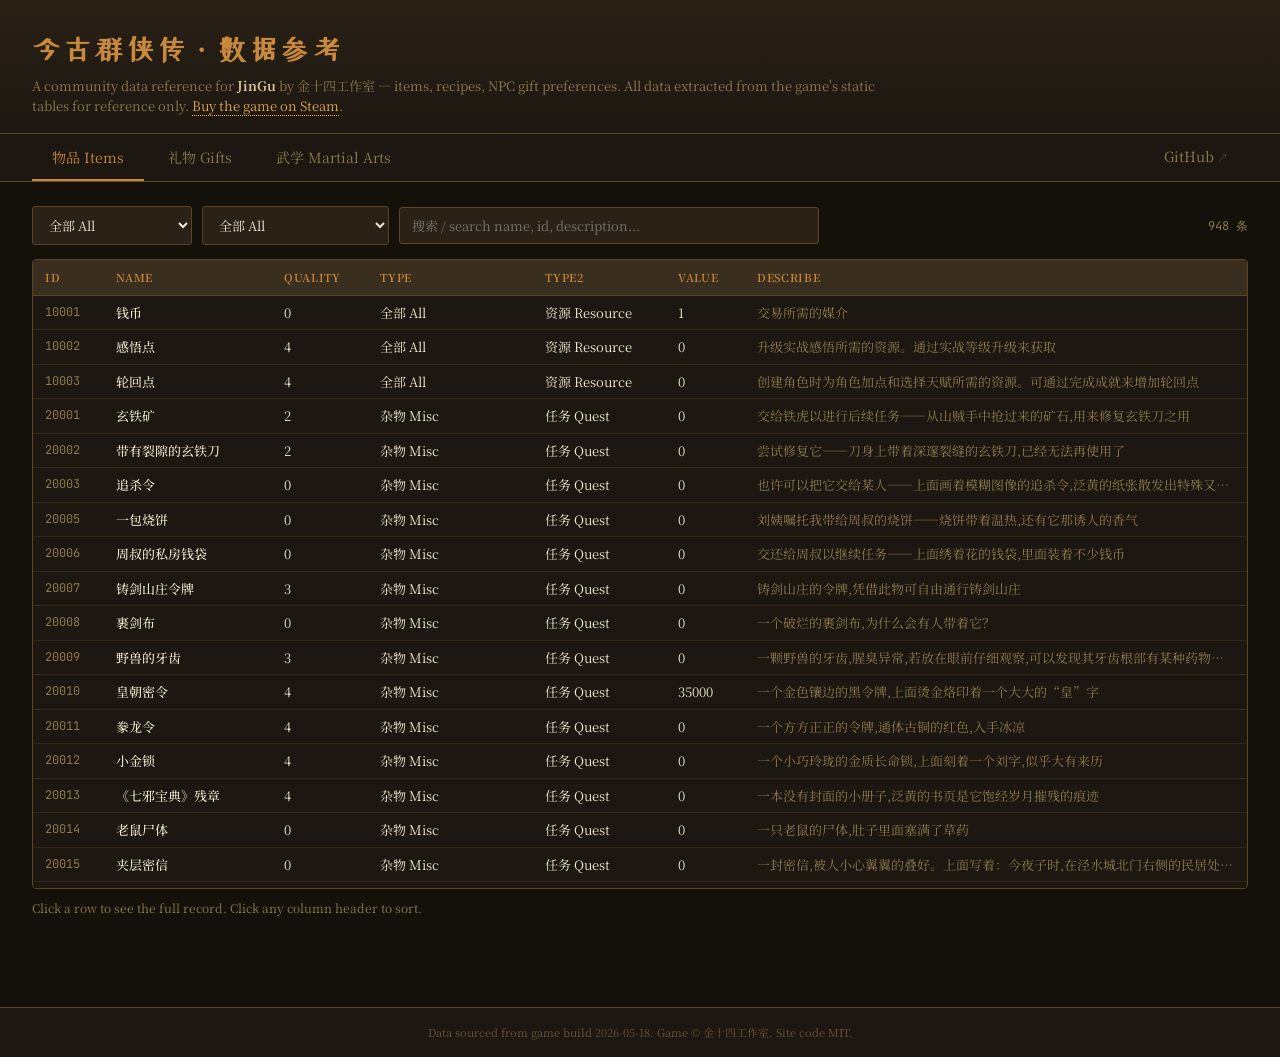
<file: docs/index.html>
<!DOCTYPE html>
<html lang="zh-CN">
<head>
  <meta charset="UTF-8" />
  <meta name="viewport" content="width=device-width, initial-scale=1.0" />
  <title>今古群侠传 · 数据参考</title>
  <link rel="preconnect" href="https://fonts.googleapis.com">
  <link rel="preconnect" href="https://fonts.gstatic.com" crossorigin>
  <link href="https://fonts.googleapis.com/css2?family=ZCOOL+XiaoWei&family=Noto+Serif+SC:wght@400;500;700&family=JetBrains+Mono:wght@400;600&display=swap" rel="stylesheet">
  <link rel="stylesheet" href="styles.css">
</head>
<body>
  <header class="site-head">
    <h1>今古群侠传 · 数据参考</h1>
    <p class="tag">A community data reference for <strong>JinGu</strong> by 金十四工作室 — items, recipes, NPC gift preferences. All data extracted from the game's static tables for reference only. <a href="https://store.steampowered.com/app/3313720/" target="_blank" rel="noopener">Buy the game on Steam</a>.</p>
  </header>

  <nav class="tabs">
    <button class="tab active" data-tab="items">物品 Items</button>
    <button class="tab" data-tab="gifts">礼物 Gifts</button>
    <button class="tab" data-tab="wuxue">武学 Martial Arts</button>
    <a class="tab tab-link" href="https://github.com/tantk/psychic-kungfu-master-mod" target="_blank" rel="noopener">GitHub</a>
  </nav>

  <main class="content">
    <!-- Items panel -->
    <section class="panel active" id="panel-items">
      <div class="controls">
        <select id="item-type-select" class="ctrl" title="主类 · main category"></select>
        <select id="item-type2-select" class="ctrl" title="子类 · subcategory"></select>
        <input id="item-search" class="ctrl ctrl-search" type="text" placeholder="搜索 / search name, id, description...">
        <span class="count" id="item-count">—</span>
      </div>
      <div class="table-wrap">
        <table class="data-table">
          <thead><tr id="item-head"></tr></thead>
          <tbody id="item-body"></tbody>
        </table>
        <div class="empty" id="item-empty" hidden>无数据 · no data</div>
      </div>
      <p class="hint">Click a row to see the full record. Click any column header to sort.</p>
    </section>

    <!-- Gifts panel -->
    <section class="panel" id="panel-gifts">
      <p class="hint">
        Pick an NPC to see what they like and dislike. Gift categories: 1 料理 Cuisine · 2 酒 Wine · 3 茶 Tea · 4 武学 Manuals · 5 装备 Equipment · 6 珍宝 Treasure · 7 风月 Pleasures · 8 文玩 Antiques · 9 妆饰 Cosmetics.
      </p>
      <div class="controls">
        <select id="npc-group-select" class="ctrl" title="门派 · faction / group"></select>
        <input id="npc-search" class="ctrl ctrl-search" type="text" placeholder="搜索 NPC / search name or id...">
        <span class="count" id="npc-count">—</span>
      </div>
      <div id="npc-grid"></div>
    </section>

    <!-- Wuxue (Martial Arts) panel -->
    <section class="panel" id="panel-wuxue">
      <p class="hint">
        All 201 martial-arts manuals in the game, categorized by the game's own
        <code>WuXueType</code> enum: 刀 Saber · 剑 Sword · 拳 Fist & Palm · 枪 Spear & Staff · 暗器 Hidden Weapon · 琴 Instrument · 心法 Inner Cultivation · 外功 External / Defense · 轻功 Light-step / Movement.
      </p>
      <div class="controls">
        <select id="wuxue-type-select" class="ctrl" title="类别 · type"></select>
        <input id="wuxue-search" class="ctrl ctrl-search" type="text" placeholder="搜索 / search name, id, description...">
        <span class="count" id="wuxue-count">—</span>
      </div>
      <div class="table-wrap">
        <table class="data-table">
          <thead><tr id="wuxue-head"></tr></thead>
          <tbody id="wuxue-body"></tbody>
        </table>
        <div class="empty" id="wuxue-empty" hidden>无数据 · no data</div>
      </div>
      <p class="hint">Click a row to see the full record. Click any column header to sort.</p>
    </section>

    <!-- Detail modal (shared by items + gifts + wuxue) -->
    <div class="modal-backdrop" id="modal" hidden>
      <div class="modal">
        <div class="modal-head">
          <h3 id="modal-title">记录</h3>
          <button class="modal-close" id="modal-close">×</button>
        </div>
        <pre class="modal-body" id="modal-body"></pre>
      </div>
    </div>
  </main>

  <footer class="site-foot">
    <span>Data sourced from game build 2026-05-18. Game © 金十四工作室. Site code MIT.</span>
  </footer>

  <script src="app.js"></script>
</body>
</html>
</file>
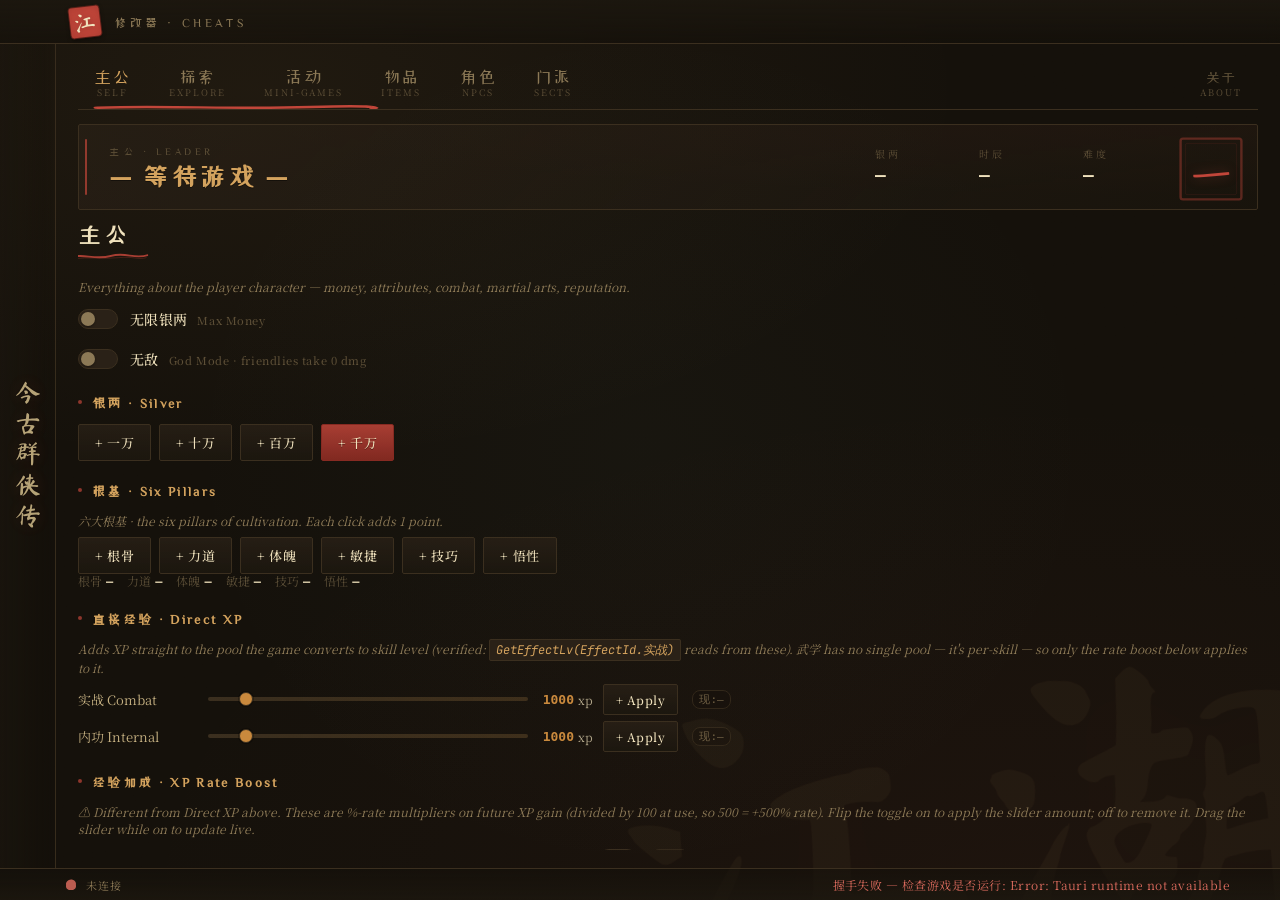
<file: ui/src/index.html>
<!DOCTYPE html>
<html lang="zh-CN">
<head>
  <meta charset="UTF-8" />
  <meta name="viewport" content="width=device-width, initial-scale=1.0" />
  <title>江湖 · 今古群侠传</title>

  <!-- Calligraphy + serif Chinese fonts -->
  <link rel="preconnect" href="https://fonts.googleapis.com">
  <link rel="preconnect" href="https://fonts.gstatic.com" crossorigin>
  <link
    href="https://fonts.googleapis.com/css2?family=Ma+Shan+Zheng&family=ZCOOL+XiaoWei&family=ZCOOL+KuaiLe&family=ZCOOL+QingKe+HuangYou&family=Long+Cang&family=Liu+Jian+Mao+Cao&family=Zhi+Mang+Xing&family=Noto+Serif+SC:wght@400;500;600;700;900&family=Noto+Sans+SC:wght@400;500;700&family=JetBrains+Mono:wght@400;600&display=swap"
    rel="stylesheet">

  <link rel="stylesheet" href="styles.css" />
  <script>
    // Apply persisted appearance before CSS paints to avoid theme flash
    (function () {
      try {
        var t = localStorage.getItem("ui.theme") || "ink";
        var f = localStorage.getItem("ui.font")  || "xiaowei";
        var s = localStorage.getItem("ui.size")  || "1.00";
        document.documentElement.setAttribute("data-theme", t);
        document.documentElement.setAttribute("data-font",  f);
        document.documentElement.style.setProperty("--ui-zoom", s);
      } catch (e) { /* localStorage may not be ready in some sandboxes */ }
    })();
  </script>
</head>
<body>
  <!-- Reusable SVG defs: grain filter, brush strokes, ink splash, seal ring -->
  <svg width="0" height="0" style="position:absolute" aria-hidden="true">
    <defs>
      <!-- Parchment-grain noise overlay -->
      <filter id="grain" x="0" y="0" width="100%" height="100%">
        <feTurbulence type="fractalNoise" baseFrequency="0.9" numOctaves="2" seed="7" stitchTiles="stitch"/>
        <feColorMatrix values="0 0 0 0 0.95
                               0 0 0 0 0.84
                               0 0 0 0 0.62
                               0 0 0 0.6 0"/>
      </filter>
      <!-- Brush-stroke underline -->
      <symbol id="brushUnderline" viewBox="0 0 200 14" preserveAspectRatio="none">
        <path d="M 4 8
                 C 30 4, 60 12, 100 7
                 S 160 11, 196 6"
              fill="none" stroke="currentColor" stroke-width="2.2"
              stroke-linecap="round" stroke-linejoin="round"/>
        <path d="M 8 10 C 40 8, 80 11, 120 9 S 170 12, 192 9"
              fill="none" stroke="currentColor" stroke-width="0.8" opacity="0.6"
              stroke-linecap="round"/>
      </symbol>
      <!-- Tab-indicator brush (smaller, more abrupt) -->
      <symbol id="tabStroke" viewBox="0 0 100 10" preserveAspectRatio="none">
        <path d="M 4 6 C 25 3, 50 8, 75 5 S 95 7, 96 6"
              fill="none" stroke="currentColor" stroke-width="3"
              stroke-linecap="round"/>
      </symbol>
      <!-- Irregular ink-blot for connection indicator -->
      <symbol id="inkBlot" viewBox="0 0 20 20">
        <path d="M 10 2 C 14 2, 18 5, 17 10
                 C 18 14, 15 18, 10 17
                 C 5 18, 2 14, 3 10
                 C 2 6, 6 2, 10 2 Z"
              fill="currentColor"/>
        <circle cx="13" cy="6" r="0.8" fill="currentColor" opacity="0.8"/>
        <circle cx="6" cy="14" r="0.5" fill="currentColor" opacity="0.6"/>
      </symbol>
      <!-- Ink-splash burst, animated via inline animateTransform -->
      <symbol id="inkSplash" viewBox="0 0 60 60">
        <g fill="currentColor">
          <circle cx="30" cy="30" r="3"/>
          <circle cx="42" cy="20" r="1.4" opacity="0.7"/>
          <circle cx="18" cy="40" r="1.2" opacity="0.6"/>
          <circle cx="46" cy="38" r="0.9" opacity="0.5"/>
          <circle cx="14" cy="22" r="0.7" opacity="0.5"/>
          <circle cx="50" cy="28" r="0.5" opacity="0.4"/>
          <circle cx="10" cy="32" r="0.5" opacity="0.4"/>
          <circle cx="32" cy="50" r="0.6" opacity="0.4"/>
          <circle cx="28" cy="10" r="0.5" opacity="0.4"/>
        </g>
      </symbol>
      <!-- Corner seal ring backplate -->
      <symbol id="sealCorner" viewBox="0 0 80 80">
        <rect x="2" y="2" width="76" height="76" rx="3" ry="3"
              fill="none" stroke="currentColor" stroke-width="3"/>
        <rect x="8" y="8" width="64" height="64" rx="2" ry="2"
              fill="none" stroke="currentColor" stroke-width="0.8" opacity="0.4"/>
      </symbol>
    </defs>
  </svg>

  <!-- Grain overlay across the whole window -->
  <div class="grain" aria-hidden="true">
    <svg width="100%" height="100%"><rect width="100%" height="100%" filter="url(#grain)"/></svg>
  </div>

  <!-- Big 江湖 watermark drifting behind content -->
  <div class="watermark" aria-hidden="true">江湖</div>

  <!-- Custom title bar -->
  <header class="titlebar" data-tauri-drag-region>
    <div class="brand-row" data-tauri-drag-region>
      <span class="seal-stamp" data-tauri-drag-region>江</span>
      <span class="brand-eyebrow" data-tauri-drag-region>修改器 · CHEATS</span>
    </div>
    <div class="window-controls">
      <button id="btn-min"  class="winctl" title="最小化">—</button>
      <button id="btn-max"  class="winctl" title="最大化">□</button>
      <button id="btn-close" class="winctl winctl-close" title="关闭">×</button>
    </div>
  </header>

  <!-- Vertical brand column on the left edge -->
  <aside class="vbrand" aria-hidden="true">
    <span class="vbrand-text">今古群侠传</span>
  </aside>

  <main class="layout">
    <!-- Horizontal tabs along the top -->
    <nav class="tabs" role="tablist">
      <button class="tab active" data-tab="self" role="tab">
        <span class="tab-cn">主公</span><span class="tab-en">Self</span>
        <svg class="tab-mark"><use href="#tabStroke"/></svg>
      </button>
      <button class="tab" data-tab="explore" role="tab">
        <span class="tab-cn">探索</span><span class="tab-en">Explore</span>
        <svg class="tab-mark"><use href="#tabStroke"/></svg>
      </button>
      <button class="tab" data-tab="minigames" role="tab">
        <span class="tab-cn">活动</span><span class="tab-en">Mini-games</span>
        <svg class="tab-mark"><use href="#tabStroke"/></svg>
      </button>
      <button class="tab" data-tab="data" role="tab">
        <span class="tab-cn">物品</span><span class="tab-en">Items</span>
        <svg class="tab-mark"><use href="#tabStroke"/></svg>
      </button>
      <button class="tab" data-tab="npc" role="tab">
        <span class="tab-cn">角色</span><span class="tab-en">NPCs</span>
        <svg class="tab-mark"><use href="#tabStroke"/></svg>
      </button>
      <button class="tab" data-tab="sect" role="tab">
        <span class="tab-cn">门派</span><span class="tab-en">Sects</span>
        <svg class="tab-mark"><use href="#tabStroke"/></svg>
      </button>
      <div class="tabs-spacer"></div>
      <button class="tab tab-meta" data-tab="settings" role="tab">
        <span class="tab-cn">关于</span><span class="tab-en">About</span>
        <svg class="tab-mark"><use href="#tabStroke"/></svg>
      </button>
    </nav>

    <!-- Leader card — asymmetric, corner-stamped -->
    <section class="leader-card" id="leader-card">
      <svg class="leader-seal-bg" aria-hidden="true"><use href="#sealCorner"/></svg>
      <div class="leader-seal-char" id="leader-seal">—</div>

      <div class="leader-main">
        <div class="leader-eyebrow">主公 · LEADER</div>
        <div class="leader-name" id="leader-name">尚未载入存档</div>
      </div>

      <div class="leader-stats">
        <div class="stat">
          <span class="stat-key">银两</span>
          <span class="stat-val" id="stat-money">—</span>
        </div>
        <div class="stat">
          <span class="stat-key">时辰</span>
          <span class="stat-val" id="stat-gametime">—</span>
        </div>
        <div class="stat">
          <span class="stat-key">难度</span>
          <span class="stat-val" id="stat-diff">—</span>
        </div>
      </div>
    </section>

    <!-- Tab panels -->
    <section class="content" id="content">
      <article class="panel active" id="panel-self">
        <h2 class="panel-h">主公 <svg class="brush-underline"><use href="#brushUnderline"/></svg></h2>
        <p class="muted" style="margin-bottom:10px">Everything about the player character — money, attributes, combat, martial arts, reputation.</p>
        <div class="toggles">
          <label class="toggle"><input type="checkbox" data-toggle="max_money" /><span class="toggle-track"></span><span class="toggle-label">无限银两 <em>Max Money</em></span></label>
          <label class="toggle"><input type="checkbox" data-toggle="god_mode" /><span class="toggle-track"></span><span class="toggle-label">无敌 <em>God Mode · friendlies take 0 dmg</em></span></label>
        </div>

        <h3 class="panel-h2">银两 · Silver</h3>
        <div class="btn-row">
          <button class="btn" data-cmd="give_money" data-args='{"amount":10000}'>+ 一万</button>
          <button class="btn" data-cmd="give_money" data-args='{"amount":100000}'>+ 十万</button>
          <button class="btn" data-cmd="give_money" data-args='{"amount":1000000}'>+ 百万</button>
          <button class="btn btn-accent" data-cmd="give_money" data-args='{"amount":10000000}'>+ 千万</button>
        </div>

        <h3 class="panel-h2">根基 · Six Pillars</h3>
        <p class="muted" style="margin-bottom:8px">六大根基 · the six pillars of cultivation. Each click adds 1 point.</p>
        <div class="btn-row">
          <button class="btn" data-cmd="add_effect" data-args='{"id":101,"value":1}'>+ 根骨</button>
          <button class="btn" data-cmd="add_effect" data-args='{"id":102,"value":1}'>+ 力道</button>
          <button class="btn" data-cmd="add_effect" data-args='{"id":103,"value":1}'>+ 体魄</button>
          <button class="btn" data-cmd="add_effect" data-args='{"id":104,"value":1}'>+ 敏捷</button>
          <button class="btn" data-cmd="add_effect" data-args='{"id":105,"value":1}'>+ 技巧</button>
          <button class="btn" data-cmd="add_effect" data-args='{"id":106,"value":1}'>+ 悟性</button>
        </div>
        <div class="cur-row">
          <span class="cur-item"><span class="cur-item-label">根骨</span><span class="cur-item-val" data-cur-effect="101">—</span></span>
          <span class="cur-item"><span class="cur-item-label">力道</span><span class="cur-item-val" data-cur-effect="102">—</span></span>
          <span class="cur-item"><span class="cur-item-label">体魄</span><span class="cur-item-val" data-cur-effect="103">—</span></span>
          <span class="cur-item"><span class="cur-item-label">敏捷</span><span class="cur-item-val" data-cur-effect="104">—</span></span>
          <span class="cur-item"><span class="cur-item-label">技巧</span><span class="cur-item-val" data-cur-effect="105">—</span></span>
          <span class="cur-item"><span class="cur-item-label">悟性</span><span class="cur-item-val" data-cur-effect="106">—</span></span>
        </div>

        <h3 class="panel-h2">直接经验 · Direct XP</h3>
        <p class="muted" style="margin-bottom:8px">Adds XP straight to the pool the game converts to skill level (verified: <code>GetEffectLv(EffectId.实战)</code> reads from these). 武学 has no single pool — it's per-skill — so only the rate boost below applies to it.</p>
        <div class="slider-row">
          <span class="slider-label">实战 Combat</span>
          <input type="range" id="xp-combat-amt" min="0" max="10000" step="50" value="1000" data-output="xp-combat-out" class="slider-range"/>
          <output id="xp-combat-out">1000</output><span class="slider-suffix">xp</span>
          <button class="btn slider-apply" data-cmd="add_effect" data-args='{"id":503,"value":1}' data-arg-from='{"value":"xp-combat-amt"}'>+ Apply</button>
          <span class="cur-val" data-cur-effect="503">现:—</span>
        </div>
        <div class="slider-row">
          <span class="slider-label">内功 Internal</span>
          <input type="range" id="xp-neigong-direct-amt" min="0" max="10000" step="50" value="1000" data-output="xp-neigong-direct-out" class="slider-range"/>
          <output id="xp-neigong-direct-out">1000</output><span class="slider-suffix">xp</span>
          <button class="btn slider-apply" data-cmd="add_effect" data-args='{"id":501,"value":1}' data-arg-from='{"value":"xp-neigong-direct-amt"}'>+ Apply</button>
          <span class="cur-val" data-cur-effect="501">现:—</span>
        </div>

        <h3 class="panel-h2">经验加成 · XP Rate Boost</h3>
        <p class="muted" style="margin-bottom:8px">⚠ Different from Direct XP above. These are <em>%-rate multipliers</em> on future XP gain (divided by 100 at use, so 500 = +500% rate). Flip the toggle on to apply the slider amount; off to remove it. Drag the slider while on to update live.</p>
        <div class="slider-row">
          <span class="slider-label">实战 Combat</span>
          <input type="range" id="exp-combat-amt" min="0" max="10000" step="50" value="500" data-output="exp-combat-out" class="slider-range"/>
          <output id="exp-combat-out">500</output><span class="slider-suffix">%</span>
          <label class="toggle slider-toggle"><input type="checkbox" data-effect-toggle="20" data-amt-from="exp-combat-amt"/><span class="toggle-track"></span></label>
          <span class="cur-val" data-cur-effect="20">现:—</span>
        </div>
        <div class="slider-row">
          <span class="slider-label">武学 Martial</span>
          <input type="range" id="exp-wuxue-amt" min="0" max="10000" step="50" value="500" data-output="exp-wuxue-out" class="slider-range"/>
          <output id="exp-wuxue-out">500</output><span class="slider-suffix">%</span>
          <label class="toggle slider-toggle"><input type="checkbox" data-effect-toggle="21" data-amt-from="exp-wuxue-amt"/><span class="toggle-track"></span></label>
          <span class="cur-val" data-cur-effect="21">现:—</span>
        </div>
        <div class="slider-row">
          <span class="slider-label">内功 Internal</span>
          <input type="range" id="exp-neigong-amt" min="0" max="10000" step="50" value="500" data-output="exp-neigong-out" class="slider-range"/>
          <output id="exp-neigong-out">500</output><span class="slider-suffix">%</span>
          <label class="toggle slider-toggle"><input type="checkbox" data-effect-toggle="717" data-amt-from="exp-neigong-amt"/><span class="toggle-track"></span></label>
          <span class="cur-val" data-cur-effect="717">现:—</span>
        </div>

        <h3 class="panel-h2">战斗 · Combat</h3>
        <div class="btn-row">
          <button class="btn btn-accent" data-cmd="heal_team">全员回满 Heal team</button>
        </div>

        <h3 class="panel-h2">武学 · Martial Arts</h3>
        <p class="muted" style="margin-bottom:8px">已学武学一键满级 · master every learned art.</p>
        <div class="btn-row">
          <button class="btn btn-accent" data-cmd="max_all_wuxue">满级所有武学</button>
        </div>
        <p class="muted" style="margin-bottom:8px">六兵精通 · Six Weapon Mastery — each click adds 1.</p>
        <div class="btn-row">
          <button class="btn" data-cmd="add_effect" data-args='{"id":201,"value":1}'>+ 刀法</button>
          <button class="btn" data-cmd="add_effect" data-args='{"id":202,"value":1}'>+ 剑法</button>
          <button class="btn" data-cmd="add_effect" data-args='{"id":203,"value":1}'>+ 拳掌</button>
          <button class="btn" data-cmd="add_effect" data-args='{"id":204,"value":1}'>+ 枪棍</button>
          <button class="btn" data-cmd="add_effect" data-args='{"id":205,"value":1}'>+ 暗器</button>
          <button class="btn" data-cmd="add_effect" data-args='{"id":206,"value":1}'>+ 琴功</button>
        </div>
        <div class="cur-row">
          <span class="cur-item"><span class="cur-item-label">刀法</span><span class="cur-item-val" data-cur-effect="201">—</span></span>
          <span class="cur-item"><span class="cur-item-label">剑法</span><span class="cur-item-val" data-cur-effect="202">—</span></span>
          <span class="cur-item"><span class="cur-item-label">拳掌</span><span class="cur-item-val" data-cur-effect="203">—</span></span>
          <span class="cur-item"><span class="cur-item-label">枪棍</span><span class="cur-item-val" data-cur-effect="204">—</span></span>
          <span class="cur-item"><span class="cur-item-label">暗器</span><span class="cur-item-val" data-cur-effect="205">—</span></span>
          <span class="cur-item"><span class="cur-item-label">琴功</span><span class="cur-item-val" data-cur-effect="206">—</span></span>
        </div>

        <h3 class="panel-h2">声望 · Reputation</h3>
        <p class="muted" style="margin-bottom:8px">Set the amount with each slider, then push the buttons to add/subtract by that amount.</p>
        <div class="slider-row">
          <span class="slider-label">善恶 Good ↔ Evil</span>
          <input type="range" id="rep-eg-amt" min="1" max="50" step="1" value="10" data-output="rep-eg-out" class="slider-range"/>
          <output id="rep-eg-out">10</output>
          <button class="btn slider-apply" data-cmd="add_effect" data-args='{"id":401,"value":-1}' data-arg-from='{"value":"rep-eg-amt"}'>− 善 More good</button>
          <button class="btn slider-apply" data-cmd="add_effect" data-args='{"id":401,"value":1}' data-arg-from='{"value":"rep-eg-amt"}'>+ 恶 More evil</button>
          <span class="cur-val" data-cur-effect="401">现:—</span>
        </div>
        <div class="slider-row">
          <span class="slider-label">名望 Fame</span>
          <input type="range" id="rep-fame-amt" min="1" max="50" step="1" value="10" data-output="rep-fame-out" class="slider-range"/>
          <output id="rep-fame-out">10</output>
          <button class="btn slider-apply" data-cmd="add_effect" data-args='{"id":402,"value":1}' data-arg-from='{"value":"rep-fame-amt"}'>+ 名望</button>
          <span class="cur-val" data-cur-effect="402">现:—</span>
        </div>
        <div class="slider-row">
          <span class="slider-label">情缘 Romance</span>
          <input type="range" id="rep-romance-amt" min="1" max="50" step="1" value="10" data-output="rep-romance-out" class="slider-range"/>
          <output id="rep-romance-out">10</output>
          <button class="btn slider-apply" data-cmd="add_effect" data-args='{"id":403,"value":1}' data-arg-from='{"value":"rep-romance-amt"}'>+ 情缘</button>
          <span class="cur-val" data-cur-effect="403">现:—</span>
        </div>
      </article>

      <article class="panel" id="panel-explore">
        <h2 class="panel-h">探索 <svg class="brush-underline"><use href="#brushUnderline"/></svg></h2>
        <div class="toggles">
          <label class="toggle"><input type="checkbox" data-toggle="free_actions" /><span class="toggle-track"></span><span class="toggle-label">无消耗 <em>Free Actions · 精力 / 体力</em></span></label>
          <label class="toggle"><input type="checkbox" data-toggle="freeze_time" /><span class="toggle-track"></span><span class="toggle-label">时停 <em>Freeze Time · world clock paused</em></span></label>
          <label class="toggle"><input type="checkbox" data-toggle="map_teleport" /><span class="toggle-track"></span><span class="toggle-label">地图传送 <em>Map Teleport · click any scene icon on the map (M) to fast-travel</em></span></label>
        </div>
        <h3 class="panel-h2">精力 / 体力 · Energy</h3>
        <p class="muted" style="margin-bottom:8px">精力 (jingli) is wilderness stamina; 体力 (tili) is in-town stamina. Refill both at once, or raise the upper cap permanently.</p>
        <div class="btn-row">
          <button class="btn btn-accent" data-cmd="refill_energy" data-args='{"jingli":true,"tili":true}'>回满 精力 + 体力 Recover both</button>
        </div>
        <div class="cur-row">
          <span class="cur-item"><span class="cur-item-label">精力</span><span class="cur-item-val" data-cur="jingli">—</span></span>
          <span class="cur-item"><span class="cur-item-label">体力</span><span class="cur-item-val" data-cur="tili">—</span></span>
        </div>
        <div class="btn-row" style="margin-top:8px">
          <button class="btn" data-cmd="add_effect" data-args='{"id":601,"value":50}'>+ 精力上限 50</button>
          <button class="btn" data-cmd="add_effect" data-args='{"id":602,"value":50}'>+ 体力上限 50</button>
        </div>

        <h3 class="panel-h2">时间 · Time</h3>
        <p class="muted" style="margin-bottom:8px">For permanent pause, use the 时停 toggle above. Buttons below advance the world clock by N hours (时辰).</p>
        <div class="btn-row">
          <button class="btn" data-cmd="add_hour" data-args='{"hours":1}'>+ 一时辰</button>
          <button class="btn" data-cmd="add_hour" data-args='{"hours":4}'>+ 四时辰</button>
          <button class="btn" data-cmd="add_hour" data-args='{"hours":12}'>+ 十二时辰</button>
        </div>
      </article>

      <article class="panel" id="panel-minigames">
        <h2 class="panel-h">活动 <svg class="brush-underline"><use href="#brushUnderline"/></svg></h2>
        <p class="muted" style="margin-bottom:14px">Skip the mini-games. Each section grants the same rewards (and skill XP) the game would, without playing it. If you want a <em>specific</em> fish/prey, use the Items tab — these buttons roll random drops weighted by the game's own loot tables.</p>

        <h3 class="panel-h2">钓鱼 · Fishing</h3>
        <div class="btn-row">
          <button class="btn" data-cmd="skip_fishing" data-args='{"fish_id":0,"count":1}'>🎣 钓一条鱼</button>
          <button class="btn" data-cmd="skip_fishing" data-args='{"fish_id":0,"count":10}'>🎣 钓鱼 ×10</button>
          <button class="btn btn-accent" data-cmd="skip_fishing" data-args='{"fish_id":0,"count":50}'>🎣 钓鱼 ×50</button>
        </div>

        <h3 class="panel-h2">打猎 · Hunting</h3>
        <div class="btn-row">
          <button class="btn" data-cmd="skip_hunting" data-args='{"hunt_id":0,"count":1}'>🏹 打个猎物</button>
          <button class="btn" data-cmd="skip_hunting" data-args='{"hunt_id":0,"count":10}'>🏹 打猎 ×10</button>
          <button class="btn btn-accent" data-cmd="skip_hunting" data-args='{"hunt_id":0,"count":50}'>🏹 打猎 ×50</button>
        </div>

        <h3 class="panel-h2">驯兽 · Animal Taming</h3>
        <p class="muted" style="margin-bottom:8px">Max bond level with one or all animals — uses the game's own per-animal exp thresholds.</p>
        <div class="btn-row">
          <button class="btn btn-accent" data-cmd="skip_taming_all">🐾 一键驯服所有动物 Max all bonds</button>
        </div>
        <div class="give-action" style="margin-top:8px">
          <span class="give-label">指定动物 Specific animal</span>
          <input class="give-qty" id="tame-npc-id" type="number" placeholder="npcId" />
          <button class="btn give-btn" id="tame-one-btn">驯服 Max bond</button>
          <span class="give-status" id="tame-status"></span>
        </div>

        <h3 class="panel-h2">炼丹 · Alchemy</h3>
        <p class="muted" style="margin-bottom:8px">To craft a <em>specific</em> pill at a chosen quality, pick the recipe in the Items tab (丹方 · Alchemy Recipes) and use the skip-alchemy action there.</p>

        <h3 class="panel-h2">打造 · Forging</h3>
        <p class="muted" style="margin-bottom:8px">To craft a <em>specific</em> weapon/armour, pick the recipe in the Items tab (打造图谱 · Forging Recipes) and use the skip-forging action there.</p>

        <h3 class="panel-h2">生活技 直接经验 · Living Arts — Direct XP</h3>
        <p class="muted" style="margin-bottom:8px">Direct XP added to the actual pool the game converts to skill level (verified: <code>GetEffectLv(EffectId.钓鱼)</code> etc. read from these). Each Apply adds that much XP; the skill auto-levels when thresholds are crossed.</p>
        <div class="slider-row">
          <span class="slider-label">钓鱼 Fishing</span>
          <input type="range" id="la-fish-amt" min="0" max="10000" step="50" value="1000" data-output="la-fish-out" class="slider-range"/>
          <output id="la-fish-out">1000</output><span class="slider-suffix">xp</span>
          <button class="btn slider-apply" data-cmd="add_effect" data-args='{"id":303,"value":1}' data-arg-from='{"value":"la-fish-amt"}'>+ Apply</button>
          <span class="cur-val" data-cur-effect="303">现:—</span>
        </div>
        <div class="slider-row">
          <span class="slider-label">打猎 Hunting</span>
          <input type="range" id="la-hunt-amt" min="0" max="10000" step="50" value="1000" data-output="la-hunt-out" class="slider-range"/>
          <output id="la-hunt-out">1000</output><span class="slider-suffix">xp</span>
          <button class="btn slider-apply" data-cmd="add_effect" data-args='{"id":304,"value":1}' data-arg-from='{"value":"la-hunt-amt"}'>+ Apply</button>
          <span class="cur-val" data-cur-effect="304">现:—</span>
        </div>
        <div class="slider-row">
          <span class="slider-label">驯兽 Taming</span>
          <input type="range" id="la-tame-amt" min="0" max="10000" step="50" value="1000" data-output="la-tame-out" class="slider-range"/>
          <output id="la-tame-out">1000</output><span class="slider-suffix">xp</span>
          <button class="btn slider-apply" data-cmd="add_effect" data-args='{"id":301,"value":1}' data-arg-from='{"value":"la-tame-amt"}'>+ Apply</button>
          <span class="cur-val" data-cur-effect="301">现:—</span>
        </div>
        <div class="slider-row">
          <span class="slider-label">炼丹 Alchemy</span>
          <input type="range" id="la-alch-amt" min="0" max="10000" step="50" value="1000" data-output="la-alch-out" class="slider-range"/>
          <output id="la-alch-out">1000</output><span class="slider-suffix">xp</span>
          <button class="btn slider-apply" data-cmd="add_effect" data-args='{"id":305,"value":1}' data-arg-from='{"value":"la-alch-amt"}'>+ Apply</button>
          <span class="cur-val" data-cur-effect="305">现:—</span>
        </div>
        <div class="slider-row">
          <span class="slider-label">打造 Forging</span>
          <input type="range" id="la-forge-amt" min="0" max="10000" step="50" value="1000" data-output="la-forge-out" class="slider-range"/>
          <output id="la-forge-out">1000</output><span class="slider-suffix">xp</span>
          <button class="btn slider-apply" data-cmd="add_effect" data-args='{"id":307,"value":1}' data-arg-from='{"value":"la-forge-amt"}'>+ Apply</button>
          <span class="cur-val" data-cur-effect="307">现:—</span>
        </div>
        <div class="slider-row">
          <span class="slider-label">挖掘 Digging</span>
          <input type="range" id="la-dig-amt" min="0" max="10000" step="50" value="1000" data-output="la-dig-out" class="slider-range"/>
          <output id="la-dig-out">1000</output><span class="slider-suffix">xp</span>
          <button class="btn slider-apply" data-cmd="add_effect" data-args='{"id":302,"value":1}' data-arg-from='{"value":"la-dig-amt"}'>+ Apply</button>
          <span class="cur-val" data-cur-effect="302">现:—</span>
        </div>
        <div class="slider-row">
          <span class="slider-label">下棋 Chess</span>
          <input type="range" id="la-chess-amt" min="0" max="10000" step="50" value="1000" data-output="la-chess-out" class="slider-range"/>
          <output id="la-chess-out">1000</output><span class="slider-suffix">xp</span>
          <button class="btn slider-apply" data-cmd="add_effect" data-args='{"id":306,"value":1}' data-arg-from='{"value":"la-chess-amt"}'>+ Apply</button>
          <span class="cur-val" data-cur-effect="306">现:—</span>
        </div>
        <div class="slider-row">
          <span class="slider-label">采集 Gathering</span>
          <input type="range" id="la-gather-amt" min="0" max="10000" step="50" value="1000" data-output="la-gather-out" class="slider-range"/>
          <output id="la-gather-out">1000</output><span class="slider-suffix">xp</span>
          <button class="btn slider-apply" data-cmd="add_effect" data-args='{"id":308,"value":1}' data-arg-from='{"value":"la-gather-amt"}'>+ Apply</button>
          <span class="cur-val" data-cur-effect="308">现:—</span>
        </div>

        <h3 class="panel-h2">生活技 经验加成 · Living Arts — XP Rate Boost</h3>
        <p class="muted" style="margin-bottom:8px">⚠ Different from Direct XP above. These are <em>%-rate multipliers</em> on future XP gain (the game divides by 100 at use, so 500 = +500% rate). Flip the toggle on to apply the slider amount; off to remove it. Use this if you'd rather earn XP faster by playing the mini-game than skip past it.</p>
        <div class="slider-row">
          <span class="slider-label">钓鱼 Fishing</span>
          <input type="range" id="lab-fish-amt" min="0" max="10000" step="50" value="500" data-output="lab-fish-out" class="slider-range"/>
          <output id="lab-fish-out">500</output><span class="slider-suffix">%</span>
          <label class="toggle slider-toggle"><input type="checkbox" data-effect-toggle="722" data-amt-from="lab-fish-amt"/><span class="toggle-track"></span></label>
          <span class="cur-val" data-cur-effect="722">现:—×</span>
        </div>
        <div class="slider-row">
          <span class="slider-label">打猎 Hunting</span>
          <input type="range" id="lab-hunt-amt" min="0" max="10000" step="50" value="500" data-output="lab-hunt-out" class="slider-range"/>
          <output id="lab-hunt-out">500</output><span class="slider-suffix">%</span>
          <label class="toggle slider-toggle"><input type="checkbox" data-effect-toggle="723" data-amt-from="lab-hunt-amt"/><span class="toggle-track"></span></label>
          <span class="cur-val" data-cur-effect="723">现:—×</span>
        </div>
        <div class="slider-row">
          <span class="slider-label">驯兽 Taming</span>
          <input type="range" id="lab-tame-amt" min="0" max="10000" step="50" value="500" data-output="lab-tame-out" class="slider-range"/>
          <output id="lab-tame-out">500</output><span class="slider-suffix">%</span>
          <label class="toggle slider-toggle"><input type="checkbox" data-effect-toggle="720" data-amt-from="lab-tame-amt"/><span class="toggle-track"></span></label>
          <span class="cur-val" data-cur-effect="720">现:—×</span>
        </div>
        <div class="slider-row">
          <span class="slider-label">炼丹 Alchemy</span>
          <input type="range" id="lab-alch-amt" min="0" max="10000" step="50" value="500" data-output="lab-alch-out" class="slider-range"/>
          <output id="lab-alch-out">500</output><span class="slider-suffix">%</span>
          <label class="toggle slider-toggle"><input type="checkbox" data-effect-toggle="724" data-amt-from="lab-alch-amt"/><span class="toggle-track"></span></label>
          <span class="cur-val" data-cur-effect="724">现:—×</span>
        </div>
        <div class="slider-row">
          <span class="slider-label">打造 Forging</span>
          <input type="range" id="lab-forge-amt" min="0" max="10000" step="50" value="500" data-output="lab-forge-out" class="slider-range"/>
          <output id="lab-forge-out">500</output><span class="slider-suffix">%</span>
          <label class="toggle slider-toggle"><input type="checkbox" data-effect-toggle="726" data-amt-from="lab-forge-amt"/><span class="toggle-track"></span></label>
          <span class="cur-val" data-cur-effect="726">现:—×</span>
        </div>
        <div class="slider-row">
          <span class="slider-label">挖掘 Digging</span>
          <input type="range" id="lab-dig-amt" min="0" max="10000" step="50" value="500" data-output="lab-dig-out" class="slider-range"/>
          <output id="lab-dig-out">500</output><span class="slider-suffix">%</span>
          <label class="toggle slider-toggle"><input type="checkbox" data-effect-toggle="721" data-amt-from="lab-dig-amt"/><span class="toggle-track"></span></label>
          <span class="cur-val" data-cur-effect="721">现:—×</span>
        </div>
        <div class="slider-row">
          <span class="slider-label">下棋 Chess</span>
          <input type="range" id="lab-chess-amt" min="0" max="10000" step="50" value="500" data-output="lab-chess-out" class="slider-range"/>
          <output id="lab-chess-out">500</output><span class="slider-suffix">%</span>
          <label class="toggle slider-toggle"><input type="checkbox" data-effect-toggle="725" data-amt-from="lab-chess-amt"/><span class="toggle-track"></span></label>
          <span class="cur-val" data-cur-effect="725">现:—×</span>
        </div>
        <div class="slider-row">
          <span class="slider-label">采集 Gathering</span>
          <input type="range" id="lab-gather-amt" min="0" max="10000" step="50" value="500" data-output="lab-gather-out" class="slider-range"/>
          <output id="lab-gather-out">500</output><span class="slider-suffix">%</span>
          <label class="toggle slider-toggle"><input type="checkbox" data-effect-toggle="732" data-amt-from="lab-gather-amt"/><span class="toggle-track"></span></label>
          <span class="cur-val" data-cur-effect="732">现:—×</span>
        </div>
      </article>

      <article class="panel" id="panel-data">
        <h2 class="panel-h">物品 <svg class="brush-underline"><use href="#brushUnderline"/></svg></h2>
        <div class="data-controls">
          <select id="item-type-select" class="data-select" title="主类 · main category">
            <!-- options populated by JS from ItemType enum -->
          </select>
          <select id="item-type2-select" class="data-select" title="子类 · subcategory">
            <!-- options populated by JS from ItemType2 enum, narrowed by main category -->
          </select>
          <select id="item-wuxue-subtype-select" class="data-select" title="武学类别 · martial-art type" hidden>
            <!-- populated by JS from WuXueType enum; shown only when subcategory = 武学 -->
          </select>
          <input id="data-search" class="data-search" type="text" placeholder="搜索 / search name, id, description..." />
          <span class="data-count" id="data-count">—</span>
        </div>
        <div class="data-table-wrap">
          <table class="data-table" id="data-table">
            <thead><tr id="data-table-head"></tr></thead>
            <tbody id="data-table-body"></tbody>
          </table>
          <div class="data-empty" id="data-empty" hidden>无数据 / no data</div>
        </div>
        <p class="muted" id="data-hint" style="margin-top:6px">单击任意行查看完整记录 · click any row to expand full record</p>
      </article>

      <!-- Record-detail modal -->
      <div class="modal-backdrop" id="data-detail-modal" hidden>
        <div class="modal modal-wide">
          <div class="modal-head">
            <h3 id="data-detail-title">记录</h3>
            <button class="modal-close" id="data-detail-close">×</button>
          </div>

          <!-- Give-to-inventory action (only shown for item / equip / gift tables) -->
          <div class="give-action" id="give-action" hidden>
            <span class="give-label">添加至背包 · Add to inventory</span>
            <input class="give-qty" id="give-qty" type="number" min="1" max="999999" value="1" />
            <button class="btn btn-accent give-btn" id="give-btn">+ 添加 Add</button>
            <span class="give-status" id="give-status"></span>
          </div>

          <!-- Alchemy skip — for danfang (recipe-book) rows: grants the resulting pill at chosen quality + 炼丹 XP.
               This is NOT the same as "Add to inventory" — that would only add the recipe book itself. -->
          <div class="give-action" id="alchemy-skip-action" hidden>
            <span class="give-label">炼丹 · craft the pill from this recipe</span>
            <button class="btn give-btn" id="alchemy-skip-0">下品 Low</button>
            <button class="btn give-btn" id="alchemy-skip-1">中品 Mid</button>
            <button class="btn btn-accent give-btn" id="alchemy-skip-2">上品 Top</button>
            <span class="give-status" id="alchemy-skip-status"></span>
          </div>

          <!-- Forging skip — for dazao (recipe-book) rows: grants the resulting weapon/armour + 打造 XP.
               "Add to inventory" would only add the recipe book itself. -->
          <div class="give-action" id="forging-skip-action" hidden>
            <span class="give-label">打造 · craft the item from this recipe</span>
            <button class="btn btn-accent give-btn" id="forging-skip-btn">+ 打造 Craft</button>
            <span class="give-status" id="forging-skip-status"></span>
          </div>

          <pre class="data-detail" id="data-detail-pre"></pre>
        </div>
      </div>

      <article class="panel" id="panel-npc">
        <h2 class="panel-h">角色编辑 <svg class="brush-underline"><use href="#brushUnderline"/></svg></h2>

        <div class="npc-controls">
          <input id="npc-search" class="data-search" type="text" placeholder="搜索角色名 / search NPC name…" />
          <select id="npc-faction" class="data-select">
            <option value="">全部门派 / all factions</option>
          </select>
          <span class="data-count" id="npc-count">—</span>
        </div>

        <div class="npc-grid" id="npc-grid"></div>
      </article>

      <!-- NPC edit modal -->
      <div class="modal-backdrop" id="npc-modal" hidden>
        <div class="modal modal-wide modal-npc">
          <div class="modal-head">
            <h3 id="npc-modal-title">角色编辑</h3>
            <button class="modal-close" id="npc-modal-close">×</button>
          </div>

          <div class="npc-modal-body">
            <!-- Static alignment info — read-only, from NpcData template -->
            <section class="npc-section">
              <h4 class="npc-section-title">声望影响 · Alignment <span class="npc-section-hint">(static — defines how interactions affect player reputation)</span></h4>
              <div class="npc-grid-3col">
                <label>善恶 · evil contribution<input id="np-static-evil" readonly></label>
                <label>门派好感 · group favor<input id="np-static-groupfavor" readonly></label>
                <label>基础好感 · base favor<input id="np-static-basefavor" readonly></label>
              </div>
              <p class="muted" style="font-size:11px;margin-top:6px">Killing/robbing this NPC will adjust your 善恶 by the value above (multiplied if you murder them).</p>
            </section>

            <!-- State (save-persistent) -->
            <section class="npc-section">
              <h4 class="npc-section-title">状态 · State <span class="npc-section-hint">(saved in profile)</span></h4>
              <div class="npc-grid-2col">
                <label>好友等级<input id="np-friend-lv" type="number" min="0" max="8" value="0"></label>
                <label>好感度<input id="np-favo" type="number" value="0"></label>
                <label>所携银两<input id="np-money" type="number" value="0"></label>
                <label class="npc-checkbox"><input id="np-deaded" type="checkbox"> 已死亡 dead</label>
                <label class="npc-checkbox"><input id="np-robed" type="checkbox"> 已被掠夺 robbed</label>
                <label class="npc-checkbox"><input id="np-show" type="checkbox" checked> 显示在世界 visible</label>
              </div>
            </section>

            <!-- Combat stats (CharacterData edit, takes effect next battle) -->
            <section class="npc-section">
              <h4 class="npc-section-title">战斗属性 · Combat Stats <span class="npc-section-hint">(future battles)</span> <span id="np-modified-flag" class="np-mod-flag" hidden>· 已修改</span></h4>
              <div class="npc-grid-3col">
                <label>气血 HP<input id="ns-hp" type="number"></label>
                <label>内力 MP<input id="ns-mp" type="number"></label>
                <label>攻击 ATK<input id="ns-atk" type="number"></label>
                <label>防御 DEF<input id="ns-def" type="number"></label>
                <label>暴击 CRT<input id="ns-crt" type="number"></label>
                <label>闪避 EVA<input id="ns-eva" type="number"></label>
                <label>速度 Speed<input id="ns-speed" type="number"></label>
                <label>移动 Move<input id="ns-move" type="number"></label>
                <label>射程 Range<input id="ns-range" type="number"></label>
              </div>
            </section>

            <!-- Kungfu loadout -->
            <section class="npc-section">
              <h4 class="npc-section-title">武学 · Kungfu Loadout
                <span class="npc-section-hint">tip: AI uses skills if MP ≥ cost and target in range</span>
              </h4>

              <div class="skill-row-header">
                <span>主动技能 Active Skills (<span id="np-active-count">0</span>/4)</span>
                <button class="btn-small" id="np-add-active">+ 添加主动</button>
              </div>
              <ul class="skill-list" id="np-active-list"></ul>

              <div class="skill-row-header">
                <span>被动技能 Passive Skills (<span id="np-passive-count">0</span>/4)</span>
                <button class="btn-small" id="np-add-passive">+ 添加被动</button>
              </div>
              <ul class="skill-list" id="np-passive-list"></ul>
            </section>

            <div class="npc-modal-actions">
              <button class="btn btn-accent" id="np-save">保存 Save</button>
              <button class="btn-small" id="np-reset-char">重置战斗属性 Reset stats/skills</button>
              <span class="give-status" id="np-status"></span>
            </div>
          </div>
        </div>
      </div>

      <!-- Sect panel -->
      <article class="panel" id="panel-sect">
        <h2 class="panel-h">门派编辑 <svg class="brush-underline"><use href="#brushUnderline"/></svg></h2>

        <h3 class="panel-h2">自动委托 · Auto-publish Commissions</h3>
        <div class="toggles">
          <label class="toggle">
            <input type="checkbox" data-toggle="auto_wei_tuo" />
            <span class="toggle-track"></span>
            <span class="toggle-label">自动发布并领取委托 <em>Auto-publish + auto-collect 发布委托</em></span>
          </label>
        </div>
        <p class="muted" style="margin-top:-6px;margin-bottom:8px">
          On every in-game time tick: collects any commission whose 弟子 has returned, then dispatches every idle commission up to the simultaneous limit. Each collected reward is logged below — for 江湖情报 items the actual lore content is inlined so you can read it directly.
        </p>
        <div class="wei-tuo-log-controls">
          <span class="wei-tuo-log-label">收获日志 · Collection log <span id="wei-tuo-log-count">(0)</span></span>
          <button class="btn-small" id="wei-tuo-log-clear">清空 / Clear</button>
        </div>
        <div class="wei-tuo-log" id="wei-tuo-log">
          <div class="wei-tuo-log-empty">还没有收获. Enable the toggle and let some in-game time pass — collected items will appear here.</div>
        </div>

        <h3 class="panel-h2">门派编辑 · Sect Editor</h3>
        <p class="muted" style="margin-bottom:10px">Each card is a faction. Click to view membership + mass-edit favor toward all NPCs of that sect.</p>
        <div class="npc-controls">
          <input id="sect-search" class="data-search" type="text" placeholder="搜索门派 / search sect…" />
          <span class="data-count" id="sect-count">—</span>
        </div>
        <div class="npc-grid" id="sect-grid"></div>
      </article>

      <!-- Sect edit modal -->
      <div class="modal-backdrop" id="sect-modal" hidden>
        <div class="modal modal-wide modal-npc">
          <div class="modal-head">
            <h3 id="sect-modal-title">门派</h3>
            <button class="modal-close" id="sect-modal-close">×</button>
          </div>
          <div class="npc-modal-body">
            <section class="npc-section">
              <h4 class="npc-section-title">门派信息 · Sect Info</h4>
              <div class="npc-grid-3col">
                <label>门派ID<input id="sc-id" readonly></label>
                <label>NPC 总数 total<input id="sc-total" readonly></label>
                <label>NPC 存活 alive<input id="sc-alive" readonly></label>
                <label>NPC 死亡 dead<input id="sc-dead" readonly></label>
                <label>平均好感 avg favor<input id="sc-avg-favo" readonly></label>
                <label class="npc-checkbox"><input id="sc-member" type="checkbox"> 玩家是该门派成员 / member</label>
              </div>
            </section>
            <section class="npc-section">
              <h4 class="npc-section-title">批量好感 · Mass-Favor <span class="npc-section-hint">applies to every alive NPC in this sect</span></h4>
              <div class="give-action" style="margin-bottom:10px">
                <span class="give-label">自定义 Custom amount</span>
                <input class="give-qty" id="sc-favo-custom" type="number" value="5" />
                <button class="btn btn-accent give-btn" id="sc-favo-apply">应用 Apply</button>
              </div>
              <div class="btn-row">
                <button class="btn" id="sc-favo-m100">− 100</button>
                <button class="btn" id="sc-favo-m50">− 50</button>
                <button class="btn" id="sc-favo-m10">− 10</button>
                <button class="btn" id="sc-favo-p10">+ 10</button>
                <button class="btn" id="sc-favo-p50">+ 50</button>
                <button class="btn" id="sc-favo-p100">+ 100</button>
                <button class="btn btn-accent" id="sc-favo-p999">+ 999 (cap)</button>
              </div>
            </section>
            <div class="npc-modal-actions">
              <button class="btn btn-accent" id="sc-save">保存成员状态 Save membership</button>
              <span class="give-status" id="sc-status"></span>
            </div>
          </div>
        </div>
      </div>

      <!-- Skill picker submodal -->
      <div class="modal-backdrop" id="skill-picker-modal" hidden>
        <div class="modal modal-wide">
          <div class="modal-head">
            <h3 id="skill-picker-title">选择技能 Pick a skill</h3>
            <button class="modal-close" id="skill-picker-close">×</button>
          </div>
          <div class="skill-picker-controls">
            <input id="skill-picker-search" class="data-search" type="text" placeholder="搜索技能名/ID search…">
            <span class="data-count" id="skill-picker-count">—</span>
          </div>
          <div class="data-table-wrap">
            <table class="data-table">
              <thead><tr id="skill-picker-head"></tr></thead>
              <tbody id="skill-picker-body"></tbody>
            </table>
          </div>
        </div>
      </div>

      <article class="panel" id="panel-settings">
        <h2 class="panel-h">设置 <svg class="brush-underline"><use href="#brushUnderline"/></svg></h2>

        <h3 class="panel-h2">主题 · Theme</h3>
        <div class="theme-grid" id="theme-grid">
          <button class="theme-card" data-theme="ink"     title="墨黑">
            <span class="theme-swatch s-ink"></span>
            <span class="theme-name">墨黑</span><span class="theme-en">Ink Black</span>
          </button>
          <button class="theme-card" data-theme="paper"   title="宣纸">
            <span class="theme-swatch s-paper"></span>
            <span class="theme-name">宣纸</span><span class="theme-en">Rice Paper</span>
          </button>
          <button class="theme-card" data-theme="celadon" title="青瓷">
            <span class="theme-swatch s-celadon"></span>
            <span class="theme-name">青瓷</span><span class="theme-en">Celadon</span>
          </button>
          <button class="theme-card" data-theme="crimson" title="赤壁">
            <span class="theme-swatch s-crimson"></span>
            <span class="theme-name">赤壁</span><span class="theme-en">Crimson</span>
          </button>
          <button class="theme-card" data-theme="bamboo"  title="竹简">
            <span class="theme-swatch s-bamboo"></span>
            <span class="theme-name">竹简</span><span class="theme-en">Bamboo</span>
          </button>
        </div>

        <h3 class="panel-h2">字体 · Font</h3>
        <select id="font-select" class="font-select">
          <option value="noto"     style="font-family:'Noto Serif SC',serif">思源宋体 · Noto Serif (Modern Serif)</option>
          <option value="notosans" style="font-family:'Noto Sans SC',sans-serif">思源黑体 · Noto Sans (Modern Sans)</option>
          <option value="xiaowei"  style="font-family:'ZCOOL XiaoWei',serif">小薇 · ZCOOL XiaoWei (Display Serif)</option>
          <option value="kuaile"   style="font-family:'ZCOOL KuaiLe',sans-serif">快乐体 · ZCOOL KuaiLe (Rounded)</option>
          <option value="qingke"   style="font-family:'ZCOOL QingKe HuangYou',sans-serif">庆科黄油体 · QingKe (Strong)</option>
          <option value="brush"    style="font-family:'Ma Shan Zheng',cursive">书法 · Ma Shan Zheng (Brush)</option>
          <option value="longcang" style="font-family:'Long Cang',cursive">龙藏 · Long Cang (Calligraphy)</option>
          <option value="liujian"  style="font-family:'Liu Jian Mao Cao',cursive">柳建 · Liu Jian (Flowing Brush)</option>
          <option value="zhimang"  style="font-family:'Zhi Mang Xing',cursive">志莽行 · Zhi Mang (Wild Brush)</option>
          <option value="system"   style="font-family:'Microsoft YaHei',sans-serif">系统默认 · System</option>
        </select>

        <h3 class="panel-h2">大小 · Size</h3>
        <div class="size-row">
          <button class="btn-small" data-size="0.85">小 Small</button>
          <button class="btn-small" data-size="1.00">中 Medium</button>
          <button class="btn-small" data-size="1.15">大 Large</button>
          <button class="btn-small" data-size="1.30">特大 X-Large</button>
        </div>

        <h3 class="panel-h2">启动选项 · Startup</h3>
        <div class="toggles">
          <label class="toggle">
            <input type="checkbox" data-toggle="auto_launch_ui" />
            <span class="toggle-track"></span>
            <span class="toggle-label">游戏启动时自动打开此界面 <em>Launch UI with game</em></span>
          </label>
        </div>
        <p class="muted" style="margin-top:-6px;margin-bottom:14px">
          取消勾选后, 插件依然加载, 但 UI 窗口不再自动弹出。需要时双击
          <code>&lt;游戏目录&gt;\Mods\jingu-cheats-ui.exe</code> 即可手动开启。
        </p>

        <h3 class="panel-h2">快捷键 · Hotkeys</h3>
        <p class="muted">默认未绑定。点击按钮捕获按键,或清除以禁用。</p>
        <div class="hotkey-list">
          <div class="hotkey-row" data-hotkey="max_money">
            <span class="hotkey-name">无限银两 · Max Money</span>
            <button class="hotkey-btn" data-action="bind">未绑定</button>
            <button class="hotkey-clear" data-action="clear" title="清除">×</button>
          </div>
          <div class="hotkey-row" data-hotkey="free_actions">
            <span class="hotkey-name">无消耗 · Free Actions</span>
            <button class="hotkey-btn" data-action="bind">未绑定</button>
            <button class="hotkey-clear" data-action="clear" title="清除">×</button>
          </div>
          <div class="hotkey-row" data-hotkey="god_mode">
            <span class="hotkey-name">无敌 · God Mode</span>
            <button class="hotkey-btn" data-action="bind">未绑定</button>
            <button class="hotkey-clear" data-action="clear" title="清除">×</button>
          </div>
          <div class="hotkey-row" data-hotkey="freeze_time">
            <span class="hotkey-name">时停 · Freeze Time</span>
            <button class="hotkey-btn" data-action="bind">未绑定</button>
            <button class="hotkey-clear" data-action="clear" title="清除">×</button>
          </div>
        </div>

        <h3 class="panel-h2">错误日志 · Error Log <span class="error-badge" id="error-badge">0</span></h3>
        <div class="error-actions">
          <button class="btn-small" id="btn-show-errors">查看 / View</button>
          <button class="btn-small" id="btn-clear-errors">清空 / Clear</button>
        </div>

        <h3 class="panel-h2">关于 · About</h3>
        <dl class="about">
          <dt>通信</dt><dd>命名管道 <code>\\.\pipe\JinGuCheats.v1</code></dd>
          <dt>插件</dt><dd id="about-version">—</dd>
        </dl>
      </article>

      <!-- Hotkey capture modal -->
      <div class="modal-backdrop" id="hotkey-modal" hidden>
        <div class="modal">
          <h3>按下任意按键 · Press any key</h3>
          <p class="muted">为 <span id="hotkey-target-name">—</span> 绑定快捷键 ...</p>
          <p class="hotkey-capture-hint">Escape 取消</p>
        </div>
      </div>

      <!-- Error log modal -->
      <div class="modal-backdrop" id="error-modal" hidden>
        <div class="modal modal-wide">
          <div class="modal-head">
            <h3>错误日志 · Error Log</h3>
            <button class="modal-close" id="error-modal-close">×</button>
          </div>
          <div class="error-list" id="error-list">— 无错误 —</div>
        </div>
      </div>
    </section>
  </main>

  <!-- Status bar -->
  <footer class="statusbar">
    <span class="conn" id="conn">
      <svg class="conn-blot"><use href="#inkBlot"/></svg>
      <span id="conn-text">未连接</span>
    </span>
    <span class="status-msg" id="status-msg">等待游戏 …</span>
    <!-- Ink splash plays on action success -->
    <svg class="ink-splash" id="ink-splash" aria-hidden="true"><use href="#inkSplash"/></svg>
  </footer>

  <script src="app.js"></script>
</body>
</html>
</file>
<file: docs/styles.css>
/* JinGu Data Reference — static GitHub Pages stylesheet.
   Wuxia ink theme, adapted from the mod UI but simplified for read-only browsing. */

:root {
  --bg-deep:    #14110a;
  --bg-0:       #1c1710;
  --bg-1:       #2a2117;
  --bg-2:       #3a2f1f;
  --edge:       #5d4524;
  --gold:       #c9893d;
  --gold-deep:  #8a6939;
  --parchment-0: #f1e8d2;
  --parchment-1: #d6c596;
  --parchment-2: #8e7a4e;
  --parchment-3: #6a553a;
  --vermillion: #c1463a;
  --accent:     #e0a85a;
  --jade:       #98c2a8;

  --font-zh:      "Noto Serif SC", "Source Han Serif SC", "Microsoft YaHei", serif;
  --font-display: "ZCOOL XiaoWei", "Noto Serif SC", serif;
  --font-mono:    "JetBrains Mono", "Consolas", monospace;
}

* { box-sizing: border-box; }
html, body { margin: 0; padding: 0; background: var(--bg-deep); color: var(--parchment-0); font-family: var(--font-zh); font-size: 14px; line-height: 1.5; min-height: 100vh; }
a { color: var(--accent); text-decoration: none; border-bottom: 1px dotted currentColor; }
a:hover { color: var(--gold); }

.site-head {
  padding: 28px 32px 18px;
  background: linear-gradient(180deg, var(--bg-1), var(--bg-0));
  border-bottom: 1px solid var(--edge);
}
.site-head h1 {
  margin: 0 0 6px;
  font-family: var(--font-display);
  font-size: 28px;
  color: var(--gold);
  letter-spacing: 0.08em;
}
.site-head .tag {
  margin: 0;
  font-size: 13px;
  color: var(--parchment-2);
  max-width: 880px;
}
.site-head strong { color: var(--parchment-1); }

.tabs {
  display: flex;
  gap: 4px;
  padding: 0 32px;
  background: var(--bg-0);
  border-bottom: 1px solid var(--edge);
}
.tab {
  background: transparent;
  border: none;
  color: var(--parchment-2);
  padding: 12px 20px;
  font-family: var(--font-zh);
  font-size: 14px;
  cursor: pointer;
  border-bottom: 2px solid transparent;
  transition: color 0.15s, border-color 0.15s;
}
.tab:hover { color: var(--parchment-0); }
.tab.active { color: var(--gold); border-bottom-color: var(--gold); }
.tab.tab-link { margin-left: auto; }
.tab.tab-link::after { content: " ↗"; opacity: 0.6; font-size: 11px; }

.content {
  padding: 24px 32px 80px;
  max-width: 1400px;
  margin: 0 auto;
}
.panel { display: none; }
.panel.active { display: block; }

.controls {
  display: flex;
  gap: 10px;
  align-items: center;
  flex-wrap: wrap;
  margin-bottom: 14px;
}
.ctrl {
  background: var(--bg-1);
  color: var(--parchment-0);
  border: 1px solid var(--edge);
  border-radius: 3px;
  padding: 8px 12px;
  font-family: var(--font-zh);
  font-size: 13px;
  outline: none;
  transition: border-color 0.15s;
}
.ctrl:hover, .ctrl:focus { border-color: var(--gold-deep); }
.ctrl-search { flex: 1 1 240px; min-width: 220px; max-width: 420px; }
.count {
  font-family: var(--font-mono);
  font-size: 12px;
  color: var(--parchment-2);
  margin-left: auto;
}

/* Items table */
.table-wrap {
  background: var(--bg-0);
  border: 1px solid var(--edge);
  border-radius: 4px;
  max-height: 70vh;
  overflow: auto;
  position: relative;
}
.data-table {
  width: 100%;
  border-collapse: collapse;
  font-size: 13px;
}
.data-table thead th {
  position: sticky;
  top: 0;
  z-index: 1;
  background: var(--bg-2);
  color: var(--gold);
  text-align: left;
  padding: 9px 12px;
  font-weight: 600;
  font-size: 11px;
  letter-spacing: 0.06em;
  text-transform: uppercase;
  border-bottom: 1px solid var(--edge);
  white-space: nowrap;
  user-select: none;
  cursor: pointer;
}
.data-table thead th:hover { color: var(--parchment-0); background: var(--bg-1); }
.data-table thead th.sorted { color: var(--accent); }
.data-table tbody tr {
  border-bottom: 1px solid rgba(93, 69, 36, 0.4);
  cursor: pointer;
  transition: background-color 0.1s;
}
.data-table tbody tr:hover { background: rgba(201, 137, 61, 0.08); }
.data-table tbody td {
  padding: 7px 12px;
  vertical-align: top;
}
.data-table .col-id { color: var(--parchment-2); font-family: var(--font-mono); font-size: 12px; }
.data-table .col-name { color: var(--parchment-0); font-weight: 500; }
.data-table .col-desc {
  color: var(--parchment-2);
  max-width: 420px;
  overflow: hidden;
  text-overflow: ellipsis;
  white-space: nowrap;
}
.empty { padding: 24px; text-align: center; color: var(--parchment-2); }
.hint { font-size: 12px; color: var(--parchment-2); margin: 10px 0; }

/* NPC gift cards */
#npc-grid {
  display: grid;
  grid-template-columns: repeat(auto-fill, minmax(330px, 1fr));
  gap: 12px;
}
.npc-card {
  background: var(--bg-0);
  border: 1px solid var(--edge);
  border-radius: 4px;
  padding: 14px 16px;
  cursor: pointer;
  transition: border-color 0.15s, transform 0.1s;
}
.npc-card:hover {
  border-color: var(--gold-deep);
  transform: translateY(-1px);
}
.npc-card .npc-name {
  font-family: var(--font-display);
  font-size: 18px;
  color: var(--gold);
  margin: 0 0 2px;
}
.npc-card .npc-meta {
  font-size: 11px;
  color: var(--parchment-2);
  font-family: var(--font-mono);
  margin-bottom: 4px;
}
.npc-card .npc-group {
  font-size: 11px;
  color: var(--accent);
  font-family: var(--font-zh);
  margin-bottom: 10px;
  padding: 1px 8px;
  display: inline-block;
  border: 1px solid var(--gold-deep);
  border-radius: 10px;
  background: rgba(224, 168, 90, 0.08);
}
.npc-card .npc-likes, .npc-card .npc-hates, .npc-card .npc-loves {
  font-size: 12px;
  margin: 4px 0;
  line-height: 1.45;
}
.npc-card .npc-likes-label, .npc-card .npc-hates-label, .npc-card .npc-loves-label {
  font-weight: 600;
  color: var(--parchment-1);
  margin-right: 4px;
}
.npc-card .tag-good { display: inline-block; background: rgba(152, 194, 168, 0.12); color: var(--jade); padding: 1px 8px; border-radius: 10px; margin: 1px 4px 1px 0; font-size: 11px; }
.npc-card .tag-bad  { display: inline-block; background: rgba(193, 70, 58, 0.13); color: var(--vermillion); padding: 1px 8px; border-radius: 10px; margin: 1px 4px 1px 0; font-size: 11px; }
.npc-card .tag-special { display: inline-block; background: rgba(224, 168, 90, 0.13); color: var(--accent); padding: 1px 8px; border-radius: 10px; margin: 1px 4px 1px 0; font-size: 11px; font-style: italic; }

/* Modal */
.modal-backdrop {
  position: fixed;
  inset: 0;
  background: rgba(0,0,0,0.75);
  display: flex;
  align-items: center;
  justify-content: center;
  z-index: 100;
  backdrop-filter: blur(4px);
}
.modal-backdrop[hidden] { display: none; }
.modal {
  background: var(--bg-1);
  border: 1px solid var(--gold-deep);
  border-radius: 4px;
  padding: 20px 24px;
  min-width: 360px;
  max-width: 720px;
  max-height: 85vh;
  overflow: auto;
  box-shadow: 0 12px 40px rgba(0,0,0,0.7);
}
.modal-head { display: flex; align-items: center; justify-content: space-between; margin-bottom: 10px; }
.modal-head h3 { margin: 0; font-family: var(--font-display); color: var(--gold); font-size: 18px; }
.modal-close {
  background: transparent;
  border: 1px solid var(--edge);
  color: var(--parchment-2);
  width: 28px;
  height: 28px;
  border-radius: 50%;
  cursor: pointer;
  font-size: 16px;
}
.modal-close:hover { color: var(--vermillion); border-color: var(--vermillion); }
.modal-body {
  font-family: var(--font-mono);
  font-size: 12px;
  color: var(--parchment-1);
  background: var(--bg-deep);
  border: 1px solid var(--edge);
  padding: 12px;
  border-radius: 3px;
  max-height: 60vh;
  overflow: auto;
  white-space: pre-wrap;
  word-break: break-word;
}

.site-foot {
  padding: 16px 32px;
  text-align: center;
  border-top: 1px solid var(--edge);
  background: var(--bg-0);
  color: var(--parchment-3);
  font-size: 11px;
}
</file>
<file: ui/src/styles.css>
/* ============================================================
   今古群侠传 · 修改器
   Maximalist wuxia atlas — ink, parchment grain, brush strokes,
   vermillion seals, calligraphy watermark, staggered reveal.

   Themes are defined as html[data-theme="..."] overrides of the
   :root variables. Font presets override --font-* vars.
   --ui-zoom scales the whole UI for users with different DPI.
   ============================================================ */

html { zoom: var(--ui-zoom, 1); }

:root {
  /* Palette — pushed to deeper saturation than v1 */
  --ink-deep:     #0c0805;       /* deepest, behind everything */
  --ink-0:        #14100a;       /* page */
  --ink-1:        #1c170f;       /* surfaces */
  --ink-2:        #2a2117;       /* raised */
  --ink-edge:     #3b2f1f;       /* hairline borders */

  --parchment-0:  #f0e2bd;       /* primary text */
  --parchment-1:  #d4be8c;       /* secondary */
  --parchment-2:  #8c7956;       /* muted */
  --parchment-3:  #5d4f37;       /* deep muted */

  --jade:         #7aa691;
  --jade-deep:    #4a6b5b;
  --vermillion:   #c1463a;       /* seal red */
  --vermillion-deep: #872a22;
  --gold:         #d4a35e;
  --gold-deep:    #8a6939;

  --ok:           #8ec0a7;
  --err:          #d96a5d;

  /* Spacing */
  --pad: 18px;
  --pad-sm: 10px;

  /* Type — readability-first, with one accent brush font for decorative use only */
  --font-brush:   "Ma Shan Zheng", "STXingkai", "STKaiti", "KaiTi", cursive;       /* ONLY the seal 江 */
  --font-display: "ZCOOL XiaoWei", "Noto Serif SC", "Source Han Serif SC",
                  "Microsoft YaHei", serif;                                          /* tabs */
  --font-heading: "Noto Serif SC", "Source Han Serif SC",
                  "Microsoft YaHei", serif;                                          /* panel headings */
  --font-zh:      "Noto Serif SC", "Source Han Serif SC",
                  "Microsoft YaHei", "PingFang SC", serif;                           /* body */
  --font-num:     "JetBrains Mono", "Cascadia Code", Consolas, monospace;
}

* { box-sizing: border-box; margin: 0; padding: 0; }
html, body {
  height: 100vh;
  overflow: hidden;
  user-select: none;
  font-family: var(--font-zh);
  color: var(--parchment-0);
  background: var(--ink-deep);
}

body {
  position: relative;
  /* Layered atmospheric background */
  background:
    radial-gradient(ellipse 80% 60% at 20% 10%, rgba(212, 163, 94, 0.06), transparent 70%),
    radial-gradient(ellipse 100% 80% at 80% 100%, rgba(193, 70, 58, 0.05), transparent 70%),
    radial-gradient(ellipse 60% 80% at 50% 50%, rgba(122, 166, 145, 0.03), transparent 60%),
    var(--ink-0);
}

/* === Parchment-grain overlay, fixed across the window === */
.grain {
  position: fixed;
  inset: 0;
  pointer-events: none;
  opacity: 0.07;
  mix-blend-mode: overlay;
  z-index: 1;
}

/* === Big 江湖 watermark drifting behind === */
.watermark {
  position: fixed;
  right: -40px;
  bottom: -100px;
  font-family: var(--font-brush);
  font-size: 380px;
  line-height: 0.85;
  color: var(--gold);
  opacity: 0.04;
  pointer-events: none;
  user-select: none;
  z-index: 0;
  transform: rotate(-6deg);
  writing-mode: horizontal-tb;
  letter-spacing: -0.06em;
  text-shadow: 0 0 80px rgba(212, 163, 94, 0.3);
}

/* === Title bar === */
.titlebar {
  position: relative;
  z-index: 10;
  height: 44px;
  display: flex;
  align-items: center;
  justify-content: space-between;
  padding-left: 64px;   /* leaves room for the vertical brand strip */
  border-bottom: 1px solid var(--ink-edge);
  background: linear-gradient(180deg, rgba(28, 23, 15, 0.9), rgba(20, 16, 10, 0.6));
  backdrop-filter: blur(8px);
  animation: fadeDown 0.6s 0.0s both ease-out;
}
.brand-row {
  display: flex;
  align-items: center;
  gap: 14px;
  flex: 1;
  height: 100%;
  padding-left: 6px;
}
.seal-stamp {
  display: inline-flex;
  align-items: center;
  justify-content: center;
  width: 30px;
  height: 30px;
  background: var(--vermillion);
  color: var(--parchment-0);
  border-radius: 3px;
  font-family: var(--font-brush);
  font-size: 22px;
  font-weight: 400;
  line-height: 1;
  padding-top: 2px;
  /* Seal-stamp: rotation + double shadow for ink-bleed look */
  transform: rotate(-7deg);
  box-shadow:
    0 0 0 1px rgba(135, 42, 34, 0.6),
    0 2px 4px rgba(0, 0, 0, 0.5),
    inset 0 0 8px rgba(135, 42, 34, 0.4);
  text-shadow: 0 0 6px rgba(0, 0, 0, 0.3);
  letter-spacing: 0;
}
.brand-eyebrow {
  font-family: var(--font-display);
  font-size: 12px;
  letter-spacing: 0.3em;
  color: var(--parchment-2);
  text-transform: uppercase;
}
.window-controls { display: flex; height: 100%; z-index: 11; }
.winctl {
  width: 46px; height: 100%;
  background: transparent;
  border: none;
  color: var(--parchment-2);
  font-size: 15px;
  cursor: pointer;
  transition: background-color 0.15s, color 0.15s;
  font-family: var(--font-zh);
}
.winctl:hover {
  background: rgba(212, 190, 140, 0.06);
  color: var(--parchment-0);
}
.winctl-close:hover {
  background: var(--vermillion-deep);
  color: var(--parchment-0);
}

/* === Vertical brand strip on the left edge === */
.vbrand {
  position: fixed;
  left: 0;
  top: 44px;
  bottom: 32px;
  width: 56px;
  display: flex;
  align-items: center;
  justify-content: center;
  z-index: 5;
  pointer-events: none;
  border-right: 1px solid var(--ink-edge);
  background: linear-gradient(90deg, rgba(28, 23, 15, 0.65), rgba(20, 16, 10, 0.2) 80%, transparent);
  animation: fadeRight 0.7s 0.15s both ease-out;
}
.vbrand-text {
  writing-mode: vertical-rl;
  text-orientation: upright;
  font-family: var(--font-brush);
  font-size: 26px;
  color: var(--parchment-1);
  letter-spacing: 0.18em;
  /* faint vermillion underglow */
  text-shadow:
    0 0 18px rgba(193, 70, 58, 0.22),
    0 0 3px rgba(0, 0, 0, 0.6);
  opacity: 0.92;
}

/* === Layout === */
.layout {
  position: relative;
  z-index: 2;
  height: calc(100vh - 44px - 32px);
  margin-left: 56px;
  padding: 14px 22px 18px;
  display: grid;
  grid-template-rows: auto auto 1fr;
  gap: 14px;
  overflow: hidden;
}

/* === Tabs (horizontal, top) === */
.tabs {
  display: flex;
  align-items: flex-end;
  gap: 6px;
  border-bottom: 1px solid var(--ink-edge);
  animation: fadeDown 0.6s 0.25s both ease-out;
}
.tab {
  position: relative;
  background: transparent;
  border: none;
  color: var(--parchment-2);
  font-family: var(--font-zh);
  padding: 10px 16px 12px;
  cursor: pointer;
  display: flex;
  flex-direction: column;
  align-items: center;
  gap: 1px;
  transition: color 0.18s;
}
.tab-cn {
  font-family: var(--font-display);
  font-size: 17px;
  letter-spacing: 0.08em;
  line-height: 1;
}
.tab-en {
  font-size: 9px;
  letter-spacing: 0.22em;
  color: var(--parchment-3);
  text-transform: uppercase;
  margin-top: 2px;
  line-height: 1;
}
.tab-mark {
  position: absolute;
  left: 8px; right: 8px;
  bottom: -2px;
  height: 8px;
  color: var(--vermillion);
  opacity: 0;
  transform: scaleX(0.4);
  transform-origin: 50% 50%;
  transition: opacity 0.25s ease-out, transform 0.35s cubic-bezier(.4,1.6,.5,1);
  pointer-events: none;
}
.tab:hover { color: var(--parchment-1); }
.tab:hover .tab-mark { opacity: 0.35; transform: scaleX(0.7); }
.tab.active { color: var(--parchment-0); }
.tab.active .tab-cn { color: var(--gold); }
.tab.active .tab-mark { opacity: 1; transform: scaleX(1); }
.tabs-spacer { flex: 1; }
.tab-meta .tab-cn { font-size: 14px; color: var(--parchment-3); }
.tab-meta.active .tab-cn { color: var(--parchment-1); }

/* === Leader card — asymmetric with corner seal === */
.leader-card {
  position: relative;
  display: grid;
  grid-template-columns: 1fr auto;
  align-items: center;
  gap: 24px;
  padding: 18px 22px 18px 24px;
  background:
    linear-gradient(135deg, rgba(42, 33, 23, 0.65), rgba(28, 23, 15, 0.55)),
    radial-gradient(ellipse at top right, rgba(193, 70, 58, 0.08), transparent 60%);
  border: 1px solid var(--ink-edge);
  border-radius: 2px;
  overflow: hidden;
  animation: fadeUp 0.7s 0.4s both ease-out;
}
/* Decorative vertical ink line on the left, like a margin rule */
.leader-card::before {
  content: "";
  position: absolute;
  left: 6px; top: 14px; bottom: 14px;
  width: 2px;
  background: var(--vermillion);
  opacity: 0.7;
  border-radius: 2px;
}
.leader-seal-bg {
  position: absolute;
  top: 12px; right: 14px;
  width: 64px; height: 64px;
  color: var(--vermillion);
  opacity: 0.4;
  pointer-events: none;
}
.leader-seal-char {
  position: absolute;
  top: 18px; right: 20px;
  width: 52px; height: 52px;
  display: flex;
  align-items: center;
  justify-content: center;
  font-family: var(--font-brush);
  font-size: 36px;
  color: var(--vermillion);
  line-height: 1;
  padding-top: 4px;
  pointer-events: none;
  transform: rotate(-4deg);
  text-shadow: 0 0 12px rgba(193, 70, 58, 0.4);
}
.leader-main { padding-left: 6px; }
.leader-eyebrow {
  font-family: var(--font-display);
  font-size: 10px;
  letter-spacing: 0.35em;
  color: var(--parchment-3);
  text-transform: uppercase;
  margin-bottom: 4px;
}
.leader-name {
  font-family: var(--font-heading);
  font-weight: 700;
  font-size: 26px;
  color: var(--gold);
  letter-spacing: 0.06em;
  line-height: 1.1;
  text-shadow: 0 1px 0 rgba(0,0,0,0.4);
}
.leader-stats {
  display: grid;
  grid-template-columns: repeat(3, auto);
  gap: 32px;
  padding-right: 80px;  /* clear of the corner seal */
}
.stat {
  display: flex;
  flex-direction: column;
  align-items: flex-start;
  gap: 3px;
  min-width: 72px;
}
.stat-key {
  font-size: 10px;
  letter-spacing: 0.25em;
  color: var(--parchment-3);
  text-transform: uppercase;
}
.stat-val {
  font-family: var(--font-num);
  font-size: 18px;
  font-weight: 600;
  color: var(--parchment-0);
  font-variant-numeric: tabular-nums;
}

/* === Content / panels === */
.content {
  overflow-y: auto;
  padding-right: 8px;
  padding-bottom: 80px;
  /* min-height: 0 is required for overflow-y to actually scroll inside a grid 1fr row —
     without it the row expands to fit content and bottom items get clipped by the layout. */
  min-height: 0;
  animation: fadeUp 0.7s 0.55s both ease-out;
}
.content::-webkit-scrollbar { width: 8px; }
.content::-webkit-scrollbar-track { background: transparent; }
.content::-webkit-scrollbar-thumb {
  background: var(--ink-edge);
  border-radius: 4px;
}
.content::-webkit-scrollbar-thumb:hover { background: var(--gold-deep); }

.panel { display: none; }
.panel.active {
  display: block;
  animation: panelEnter 0.45s ease-out;
}
@keyframes panelEnter {
  from { opacity: 0; transform: translateY(8px); }
  to   { opacity: 1; transform: translateY(0); }
}

/* Panel h2 with brush-stroke underline */
.panel-h {
  position: relative;
  display: inline-block;
  font-family: var(--font-heading);
  font-size: 22px;
  font-weight: 700;
  color: var(--parchment-0);
  letter-spacing: 0.12em;
  padding-bottom: 14px;
  margin-bottom: 18px;
}
.panel-h .brush-underline {
  position: absolute;
  left: -6px;
  right: -20px;
  bottom: -2px;
  width: calc(100% + 26px);
  height: 12px;
  color: var(--vermillion);
  opacity: 0.85;
}
.panel-h2 {
  font-family: var(--font-heading);
  font-size: 13px;
  font-weight: 600;
  color: var(--gold);
  letter-spacing: 0.18em;
  margin: 20px 0 12px;
  text-transform: none;
  display: flex;
  align-items: center;
  gap: 10px;
}
.panel-h2::before {
  content: "";
  display: inline-block;
  width: 4px;
  height: 4px;
  background: var(--vermillion);
  border-radius: 50%;
  opacity: 0.7;
}
.muted {
  color: var(--parchment-2);
  font-size: 12px;
  font-style: italic;
  margin-bottom: 14px;
  font-family: var(--font-zh);
}

/* Buttons */
.btn-row { display: flex; flex-wrap: wrap; gap: 8px; }

/* Slider rows — label · range slider · live value · apply button(s) */
.slider-row {
  display: flex;
  align-items: center;
  gap: 10px;
  margin: 6px 0;
  flex-wrap: wrap;
}
.slider-row .slider-label {
  min-width: 120px;
  font-family: var(--font-zh);
  font-size: 13px;
  color: var(--parchment-1, var(--parchment-0));
  opacity: 0.92;
}
.slider-row .slider-range {
  flex: 1 1 200px;
  min-width: 160px;
  max-width: 320px;
  height: 22px;
  -webkit-appearance: none;
  appearance: none;
  background: transparent;
  cursor: pointer;
}
.slider-row .slider-range::-webkit-slider-runnable-track {
  height: 4px;
  background: linear-gradient(90deg, var(--ink-edge), rgba(120, 90, 50, 0.4));
  border-radius: 2px;
}
.slider-row .slider-range::-moz-range-track {
  height: 4px;
  background: linear-gradient(90deg, var(--ink-edge), rgba(120, 90, 50, 0.4));
  border-radius: 2px;
}
.slider-row .slider-range::-webkit-slider-thumb {
  -webkit-appearance: none;
  appearance: none;
  width: 14px;
  height: 14px;
  margin-top: -5px;
  border-radius: 50%;
  background: var(--accent, #c9893d);
  border: 1px solid var(--ink-edge);
  box-shadow: 0 0 0 1px rgba(0,0,0,0.3);
  cursor: pointer;
}
.slider-row .slider-range::-moz-range-thumb {
  width: 14px;
  height: 14px;
  border-radius: 50%;
  background: var(--accent, #c9893d);
  border: 1px solid var(--ink-edge);
  cursor: pointer;
}
.slider-row output {
  min-width: 36px;
  text-align: right;
  font-family: var(--font-mono, monospace);
  font-size: 13px;
  font-weight: 600;
  color: var(--accent, #c9893d);
}
.slider-row .slider-suffix {
  margin-left: -6px;
  font-size: 12px;
  opacity: 0.7;
}
.slider-row .slider-apply { padding: 6px 12px; font-size: 12px; }

/* Live-value badges — small inline indicators showing the current in-game value
   next to each cheat. Polled from state.effects / state.jingli etc. every 600ms. */
.cur-val {
  display: inline-block;
  font-family: var(--font-mono, monospace);
  font-size: 11px;
  font-weight: 500;
  color: var(--parchment-2);
  opacity: 0.75;
  padding: 1px 6px;
  border: 1px solid var(--ink-edge);
  border-radius: 8px;
  background: rgba(20, 16, 10, 0.4);
  margin-left: 4px;
  vertical-align: middle;
  white-space: nowrap;
}
.cur-val.active { color: var(--accent, #c9893d); opacity: 1; }
.cur-row {
  display: flex;
  flex-wrap: wrap;
  gap: 6px 14px;
  font-family: var(--font-zh);
  font-size: 12px;
  color: var(--parchment-2);
  margin: -2px 0 10px;
  opacity: 0.85;
}
.cur-row .cur-item { white-space: nowrap; }
.cur-row .cur-item-label { opacity: 0.7; margin-right: 4px; }
.cur-row .cur-item-val { font-family: var(--font-mono, monospace); font-weight: 600; color: var(--parchment-0); }

/* Compact toggle for slider rows — narrower than the wide top-of-panel toggles */
.slider-row .slider-toggle {
  display: inline-flex;
  align-items: center;
  position: relative;
  cursor: pointer;
  user-select: none;
}
.slider-row .slider-toggle input[type="checkbox"] { display: none; }
.slider-row .slider-toggle .toggle-track {
  position: relative;
  width: 38px;
  height: 20px;
  background: linear-gradient(180deg, rgba(20, 16, 10, 0.85), rgba(28, 23, 15, 0.6));
  border: 1px solid var(--ink-edge);
  border-radius: 11px;
  transition: background 0.18s, border-color 0.18s;
}
.slider-row .slider-toggle .toggle-track::after {
  content: "";
  position: absolute;
  top: 1px; left: 2px;
  width: 16px;
  height: 16px;
  border-radius: 50%;
  background: var(--parchment-2);
  transition: transform 0.18s, background 0.18s;
}
.slider-row .slider-toggle input:checked + .toggle-track {
  background: linear-gradient(180deg, rgba(201, 137, 61, 0.45), rgba(154, 95, 30, 0.5));
  border-color: var(--accent, #c9893d);
}
.slider-row .slider-toggle input:checked + .toggle-track::after {
  transform: translateX(18px);
  background: var(--accent, #c9893d);
}
.btn {
  position: relative;
  background:
    linear-gradient(180deg, rgba(42, 33, 23, 0.8), rgba(28, 23, 15, 0.95));
  color: var(--parchment-0);
  border: 1px solid var(--ink-edge);
  border-radius: 2px;
  padding: 8px 16px;
  font-family: var(--font-zh);
  font-weight: 500;
  font-size: 13px;
  letter-spacing: 0.04em;
  cursor: pointer;
  transition: all 0.18s ease-out;
  overflow: hidden;
  user-select: none;
}
.btn::before {
  /* subtle vermillion underglow on hover */
  content: "";
  position: absolute;
  inset: 0;
  background: radial-gradient(circle at center, rgba(193, 70, 58, 0.15), transparent 70%);
  opacity: 0;
  transition: opacity 0.25s;
  pointer-events: none;
}
.btn:hover:not(:disabled) {
  border-color: var(--gold-deep);
  color: var(--gold);
  transform: translateY(-1px);
  box-shadow: 0 4px 12px rgba(0,0,0,0.4);
}
.btn:hover:not(:disabled)::before { opacity: 1; }
.btn:active:not(:disabled) { transform: translateY(0); }
.btn:disabled { opacity: 0.4; cursor: not-allowed; }
.btn-accent {
  background:
    linear-gradient(180deg, rgba(193, 70, 58, 0.85), rgba(135, 42, 34, 0.95));
  border-color: var(--vermillion-deep);
  color: var(--parchment-0);
  text-shadow: 0 1px 0 rgba(0,0,0,0.4);
}
.btn-accent:hover:not(:disabled) {
  background:
    linear-gradient(180deg, var(--vermillion), var(--vermillion-deep));
  border-color: var(--gold);
  color: var(--parchment-0);
}

/* Toggles */
.toggles { display: flex; flex-direction: column; gap: 12px; margin-bottom: 18px; }
.toggle {
  display: flex; align-items: center; gap: 12px;
  cursor: pointer;
  user-select: none;
  padding: 4px 0;
}
.toggle input { display: none; }
.toggle-track {
  width: 40px; height: 20px;
  background: var(--ink-2);
  border: 1px solid var(--ink-edge);
  border-radius: 12px;
  position: relative;
  transition: background-color 0.25s, border-color 0.25s;
  flex-shrink: 0;
}
.toggle-track::after {
  content: "";
  position: absolute;
  top: 2px; left: 2px;
  width: 14px; height: 14px;
  background: var(--parchment-2);
  border-radius: 50%;
  transition: transform 0.25s cubic-bezier(.4,1.6,.5,1), background-color 0.2s;
  box-shadow: 0 1px 2px rgba(0,0,0,0.4);
}
.toggle input:checked + .toggle-track {
  background: var(--vermillion-deep);
  border-color: var(--vermillion);
}
.toggle input:checked + .toggle-track::after {
  transform: translateX(20px);
  background: var(--parchment-0);
}
.toggle-label {
  font-family: var(--font-zh);
  font-weight: 500;
  font-size: 14px;
  letter-spacing: 0.02em;
  color: var(--parchment-0);
}
.toggle-label em {
  font-style: normal;
  font-family: var(--font-zh);
  font-size: 11px;
  color: var(--parchment-3);
  margin-left: 6px;
  letter-spacing: 0.05em;
}

/* About page dl */
.about {
  display: grid;
  grid-template-columns: 80px 1fr;
  gap: 10px 18px;
  margin-top: 6px;
}
.about dt {
  font-family: var(--font-display);
  font-size: 12px;
  color: var(--parchment-3);
  letter-spacing: 0.2em;
  text-transform: uppercase;
  padding-top: 3px;
}
.about dd {
  font-size: 13px;
  color: var(--parchment-0);
}
code {
  font-family: var(--font-num);
  background: var(--ink-2);
  padding: 2px 6px;
  border: 1px solid var(--ink-edge);
  border-radius: 2px;
  font-size: 12px;
  color: var(--gold);
}

/* === Status bar === */
.statusbar {
  position: relative;
  z-index: 10;
  height: 32px;
  display: flex;
  align-items: center;
  padding: 0 var(--pad) 0 64px;
  background: linear-gradient(0deg, rgba(28, 23, 15, 0.85), rgba(20, 16, 10, 0.6));
  border-top: 1px solid var(--ink-edge);
  font-size: 12px;
  gap: 16px;
  font-family: var(--font-zh);
  animation: fadeUp 0.6s 0.7s both ease-out;
}
.conn { display: flex; align-items: center; gap: 8px; }
.conn-blot {
  width: 14px; height: 14px;
  color: var(--err);
  opacity: 0.85;
  transition: color 0.3s, transform 0.4s;
  animation: blotPulse 2.5s ease-in-out infinite;
}
.conn.ok .conn-blot {
  color: var(--ok);
  animation-duration: 4s;
}
#conn-text {
  color: var(--parchment-2);
  letter-spacing: 0.1em;
  font-size: 11px;
}
.status-msg {
  color: var(--parchment-2);
  flex: 1;
  text-align: right;
  font-family: var(--font-zh);
  font-size: 12px;
  letter-spacing: 0.04em;
  transition: color 0.3s;
  overflow: hidden;
  text-overflow: ellipsis;
  white-space: nowrap;
  padding-right: 32px;
}
.status-msg.ok  { color: var(--ok); }
.status-msg.err { color: var(--err); }
.ink-splash {
  position: absolute;
  right: 12px;
  top: 50%;
  width: 28px;
  height: 28px;
  margin-top: -14px;
  color: var(--vermillion);
  opacity: 0;
  pointer-events: none;
  transform: scale(0.3);
}
.ink-splash.fire {
  animation: inkSplash 0.85s ease-out;
}

/* === Data browser === */
.data-controls {
  display: flex;
  gap: 10px;
  align-items: center;
  margin-bottom: 10px;
}
.data-select {
  background: var(--ink-2);
  color: var(--parchment-0);
  border: 1px solid var(--ink-edge);
  border-radius: 3px;
  padding: 6px 10px;
  font-family: var(--font-zh);
  font-size: 13px;
  min-width: 180px;
  cursor: pointer;
}
.data-select:focus {
  outline: none;
  border-color: var(--gold-deep);
}
.data-select option {
  background: var(--ink-1);
  color: var(--parchment-0);
}
.data-search {
  flex: 1;
  background: var(--ink-2);
  color: var(--parchment-0);
  border: 1px solid var(--ink-edge);
  border-radius: 3px;
  padding: 6px 12px;
  font-family: var(--font-zh);
  font-size: 13px;
}
.data-search:focus {
  outline: none;
  border-color: var(--gold-deep);
}
.data-search::placeholder { color: var(--parchment-3); }
.data-count {
  color: var(--parchment-2);
  font-family: var(--font-num);
  font-size: 12px;
  white-space: nowrap;
  padding: 0 4px;
}

.data-table-wrap {
  flex: 1;
  overflow: auto;
  border: 1px solid var(--ink-edge);
  border-radius: 3px;
  background: rgba(20, 16, 10, 0.55);
  max-height: calc(100vh - 320px);
  min-height: 200px;
}
.data-table {
  width: 100%;
  border-collapse: collapse;
  font-family: var(--font-zh);
  font-size: 12px;
}
.data-table thead th {
  position: sticky;
  top: 0;
  z-index: 1;
  background: var(--ink-2);
  color: var(--gold);
  font-weight: 600;
  text-align: left;
  padding: 8px 10px;
  letter-spacing: 0.06em;
  border-bottom: 1px solid var(--ink-edge);
  font-size: 11px;
  text-transform: uppercase;
  white-space: nowrap;
  user-select: none;
}
.data-table thead th.th-sortable { cursor: pointer; }
.data-table thead th.th-sortable:hover { color: var(--parchment-0); background: var(--ink-1); }
.data-table thead th.th-sorted { color: var(--accent, var(--gold)); }
.data-table tbody tr {
  border-bottom: 1px solid rgba(59, 47, 31, 0.5);
  cursor: pointer;
  transition: background-color 0.1s;
}
.data-table tbody tr:hover {
  background: rgba(193, 70, 58, 0.08);
}
.data-table tbody td {
  padding: 6px 10px;
  color: var(--parchment-1);
  vertical-align: top;
  max-width: 280px;
  overflow: hidden;
  text-overflow: ellipsis;
  white-space: nowrap;
}
.data-table tbody td.col-id {
  font-family: var(--font-num);
  color: var(--gold);
  width: 80px;
  font-weight: 600;
}
.data-table tbody td.col-name {
  color: var(--parchment-0);
  font-weight: 500;
  min-width: 140px;
}
.data-table tbody td.col-desc {
  color: var(--parchment-2);
  font-style: italic;
  font-size: 11px;
}
/* Row action buttons — small inline pair: quick-add + open-details. */
.data-table thead th.th-actions {
  text-align: center;
  cursor: default;
}
.data-table thead th.th-actions:hover {
  background: var(--ink-2);
  color: var(--gold);
}
.data-table tbody td.col-actions {
  white-space: nowrap;
  text-align: right;
  padding: 4px 8px;
  width: 1%;
}
.row-btn {
  display: inline-block;
  background: linear-gradient(180deg, rgba(42, 33, 23, 0.7), rgba(28, 23, 15, 0.85));
  color: var(--parchment-0);
  border: 1px solid var(--ink-edge);
  border-radius: 2px;
  padding: 2px 8px;
  margin-left: 4px;
  font-family: var(--font-zh);
  font-size: 11px;
  cursor: pointer;
  transition: border-color 0.12s, color 0.12s, background 0.12s;
}
.row-btn:hover {
  border-color: var(--gold-deep);
  color: var(--gold);
}
.row-btn-quick {
  background: linear-gradient(180deg, rgba(193, 70, 58, 0.6), rgba(135, 42, 34, 0.75));
  border-color: var(--vermillion-deep);
}
.row-btn-quick:hover {
  background: linear-gradient(180deg, var(--vermillion), var(--vermillion-deep));
  color: var(--parchment-0);
  border-color: var(--gold);
}

/* Auto-委托 collection log — scrollable text feed in the Sects tab. */
.wei-tuo-log-controls {
  display: flex;
  align-items: center;
  justify-content: space-between;
  margin-bottom: 6px;
}
.wei-tuo-log-label {
  font-family: var(--font-zh);
  font-size: 13px;
  color: var(--parchment-1);
}
.wei-tuo-log-label #wei-tuo-log-count {
  color: var(--accent, var(--gold));
  font-family: var(--font-mono, monospace);
  font-size: 11px;
  margin-left: 4px;
}
.wei-tuo-log {
  background: rgba(20, 16, 10, 0.6);
  border: 1px solid var(--ink-edge);
  border-radius: 3px;
  padding: 10px 12px;
  max-height: 260px;
  overflow-y: auto;
  margin-bottom: 18px;
  font-family: var(--font-zh);
  font-size: 12px;
  line-height: 1.55;
}
.wei-tuo-log-entry {
  padding: 6px 8px;
  margin: 2px 0;
  background: rgba(28, 23, 15, 0.5);
  border-left: 2px solid var(--gold-deep);
  color: var(--parchment-0);
  word-break: break-word;
  white-space: pre-wrap;
}
.wei-tuo-log-entry:hover {
  background: rgba(201, 137, 61, 0.08);
  border-left-color: var(--accent, var(--gold));
}
.wei-tuo-log-empty {
  color: var(--parchment-3);
  font-style: italic;
  text-align: center;
  padding: 20px;
  font-size: 12px;
}
.data-empty {
  padding: 40px;
  text-align: center;
  color: var(--parchment-3);
  font-style: italic;
}

.data-detail {
  flex: 1;
  overflow: auto;
  background: var(--ink-0);
  border: 1px solid var(--ink-edge);
  border-radius: 3px;
  padding: 14px 18px;
  font-family: var(--font-num);
  font-size: 12px;
  color: var(--parchment-1);
  white-space: pre-wrap;
  word-break: break-word;
  line-height: 1.5;
}

.give-action {
  display: flex;
  align-items: center;
  gap: 10px;
  margin-bottom: 14px;
  padding: 10px 14px;
  background: rgba(193, 70, 58, 0.06);
  border: 1px solid var(--vermillion-deep);
  border-radius: 3px;
}
.give-label {
  color: var(--gold);
  font-family: var(--font-zh);
  font-size: 13px;
  font-weight: 600;
  letter-spacing: 0.04em;
}
.give-qty {
  background: var(--ink-2);
  color: var(--parchment-0);
  border: 1px solid var(--ink-edge);
  border-radius: 3px;
  padding: 5px 8px;
  font-family: var(--font-num);
  font-size: 13px;
  width: 90px;
}
.give-qty:focus { outline: none; border-color: var(--gold-deep); }
.give-btn { padding: 5px 14px; font-size: 13px; }
.give-status {
  font-family: var(--font-zh);
  font-size: 12px;
  color: var(--parchment-2);
  margin-left: 6px;
  transition: color 0.3s;
}
.give-status.ok  { color: var(--ok); }
.give-status.err { color: var(--err); }

/* === NPC editor === */
.npc-controls {
  display: flex;
  gap: 10px;
  align-items: center;
  margin-bottom: 14px;
}
.npc-grid {
  display: grid;
  grid-template-columns: repeat(auto-fill, minmax(180px, 1fr));
  gap: 10px;
  overflow-y: auto;
  max-height: calc(100vh - 280px);
  padding-right: 4px;
}
.npc-card {
  background: var(--ink-1);
  border: 1px solid var(--ink-edge);
  border-radius: 3px;
  padding: 12px 14px;
  cursor: pointer;
  transition: all 0.15s;
  position: relative;
  display: flex;
  flex-direction: column;
  gap: 4px;
}
.npc-card:hover {
  border-color: var(--gold-deep);
  background: rgba(193, 70, 58, 0.06);
  transform: translateY(-1px);
}
.npc-card.modified {
  border-color: var(--vermillion);
  box-shadow: inset 0 0 0 1px rgba(193, 70, 58, 0.25);
}
.npc-card .npc-name {
  font-family: var(--font-heading);
  font-weight: 600;
  font-size: 14px;
  color: var(--parchment-0);
  letter-spacing: 0.04em;
}
.npc-card .npc-faction {
  font-size: 10px;
  color: var(--gold);
  letter-spacing: 0.1em;
  text-transform: uppercase;
}
.npc-card .npc-id {
  font-family: var(--font-num);
  font-size: 10px;
  color: var(--parchment-3);
  position: absolute;
  top: 6px;
  right: 8px;
}
.npc-card .npc-friend {
  display: flex;
  gap: 2px;
  margin-top: 4px;
}
.npc-card .npc-friend i {
  font-style: normal;
  color: var(--ink-edge);
  font-size: 11px;
}
.npc-card .npc-friend i.lit { color: var(--vermillion); }
.npc-card .npc-mod-tag {
  position: absolute;
  top: 6px;
  left: 8px;
  background: var(--vermillion);
  color: var(--parchment-0);
  font-size: 9px;
  padding: 1px 5px;
  border-radius: 2px;
  letter-spacing: 0.1em;
}

/* NPC modal body */
.modal-npc { min-width: 600px; max-width: 720px; width: 90vw; }
.npc-modal-body {
  display: flex;
  flex-direction: column;
  gap: 16px;
  overflow-y: auto;
  max-height: calc(70vh - 80px);
  padding-right: 6px;
}
.npc-section {
  background: var(--ink-2);
  border: 1px solid var(--ink-edge);
  border-radius: 3px;
  padding: 12px 14px;
}
.npc-section-title {
  font-family: var(--font-heading);
  font-size: 14px;
  font-weight: 600;
  color: var(--gold);
  letter-spacing: 0.06em;
  margin-bottom: 10px;
  display: flex;
  align-items: center;
  gap: 8px;
}
.npc-section-hint {
  font-size: 10px;
  font-weight: 400;
  color: var(--parchment-3);
  font-style: italic;
  letter-spacing: 0;
}
.np-mod-flag {
  margin-left: auto;
  background: var(--vermillion-deep);
  color: var(--parchment-0);
  font-size: 10px;
  padding: 2px 8px;
  border-radius: 2px;
  font-weight: 600;
  letter-spacing: 0.06em;
}
.npc-grid-2col, .npc-grid-3col {
  display: grid;
  gap: 8px 14px;
}
.npc-grid-2col { grid-template-columns: 1fr 1fr; }
.npc-grid-3col { grid-template-columns: 1fr 1fr 1fr; }
.npc-section label {
  display: flex;
  flex-direction: column;
  gap: 3px;
  font-size: 11px;
  color: var(--parchment-2);
  font-family: var(--font-zh);
}
.npc-section label input[type="number"] {
  background: var(--ink-0);
  color: var(--parchment-0);
  border: 1px solid var(--ink-edge);
  border-radius: 2px;
  padding: 4px 8px;
  font-family: var(--font-num);
  font-size: 13px;
}
.npc-section label input[type="number"]:focus { outline: none; border-color: var(--gold-deep); }
.npc-checkbox { flex-direction: row !important; align-items: center; gap: 6px !important; }
.npc-checkbox input { width: auto !important; }

.skill-row-header {
  display: flex;
  justify-content: space-between;
  align-items: center;
  font-size: 12px;
  color: var(--parchment-1);
  margin: 12px 0 6px;
  padding: 4px 0;
  border-bottom: 1px solid rgba(59,47,31,0.5);
}
.skill-list {
  list-style: none;
  display: flex;
  flex-direction: column;
  gap: 4px;
  padding: 0;
  margin: 0;
}
.skill-item {
  display: grid;
  grid-template-columns: 80px 1fr auto auto auto;
  gap: 10px;
  padding: 6px 10px;
  background: var(--ink-1);
  border: 1px solid var(--ink-edge);
  border-radius: 2px;
  font-size: 12px;
  align-items: center;
}
.skill-item .sid { font-family: var(--font-num); color: var(--gold); }
.skill-item .sname { color: var(--parchment-0); }
.skill-item .smeta { color: var(--parchment-3); font-size: 11px; font-family: var(--font-num); }
.skill-item .swarn { color: var(--err); font-size: 11px; }
.skill-item button {
  background: transparent;
  border: 1px solid var(--ink-edge);
  color: var(--parchment-3);
  border-radius: 2px;
  width: 24px;
  height: 24px;
  cursor: pointer;
  font-size: 12px;
}
.skill-item button:hover {
  background: var(--vermillion-deep);
  border-color: var(--vermillion);
  color: var(--parchment-0);
}
.skill-list:empty::before {
  content: "— 无 None —";
  color: var(--parchment-3);
  font-style: italic;
  padding: 8px;
  display: block;
  text-align: center;
  font-size: 12px;
}

.npc-modal-actions {
  display: flex;
  gap: 10px;
  align-items: center;
  padding-top: 10px;
  border-top: 1px solid var(--ink-edge);
}

/* Skill picker table — reuses .data-table styles */
.skill-picker-controls {
  display: flex;
  gap: 10px;
  align-items: center;
  margin-bottom: 8px;
}
.data-table tbody td.col-mp     { font-family: var(--font-num); color: var(--parchment-2); }
.data-table tbody td.col-mp.bad { color: var(--err); }
.data-table tbody td.col-uses   { font-family: var(--font-num); color: var(--gold); width: 60px; }
.data-table tbody td.col-add    { width: 60px; }
.data-table tbody td.col-add button {
  background: var(--vermillion-deep);
  color: var(--parchment-0);
  border: 1px solid var(--vermillion);
  border-radius: 2px;
  padding: 3px 10px;
  font-size: 11px;
  cursor: pointer;
}
.data-table tbody td.col-add button:hover { background: var(--vermillion); }

/* === Theme picker === */
.theme-grid {
  display: grid;
  grid-template-columns: repeat(auto-fit, minmax(130px, 1fr));
  gap: 10px;
  margin-bottom: 18px;
}
.theme-card {
  display: flex;
  align-items: center;
  gap: 12px;
  padding: 10px 12px;
  background: var(--ink-1);
  border: 1px solid var(--ink-edge);
  border-radius: 3px;
  cursor: pointer;
  transition: all 0.18s;
  text-align: left;
}
.theme-card:hover {
  border-color: var(--gold-deep);
  transform: translateY(-1px);
}
.theme-card.active {
  border-color: var(--vermillion);
  background: var(--ink-2);
  box-shadow: inset 0 0 0 1px rgba(193,70,58,0.3);
}
.theme-swatch {
  width: 24px;
  height: 24px;
  border-radius: 50%;
  border: 1px solid rgba(0,0,0,0.3);
  flex-shrink: 0;
}
.theme-swatch.s-ink     { background: radial-gradient(circle, #d4a35e 30%, #14100a 30%); }
.theme-swatch.s-paper   { background: radial-gradient(circle, #872a22 30%, #e9dab2 30%); }
.theme-swatch.s-celadon { background: radial-gradient(circle, #e9c873 30%, #163040 30%); }
.theme-swatch.s-crimson { background: radial-gradient(circle, #f4e2c4 30%, #2c1011 30%); }
.theme-swatch.s-bamboo  { background: radial-gradient(circle, #e4b85a 30%, #2a1c0c 30%); }
.theme-name {
  font-family: var(--font-heading);
  font-weight: 700;
  font-size: 13px;
  color: var(--parchment-0);
  line-height: 1.1;
  display: block;
}
.theme-en {
  font-size: 10px;
  color: var(--parchment-3);
  letter-spacing: 0.1em;
  display: block;
  margin-top: 2px;
}
.theme-card > div { display: flex; flex-direction: column; }

/* === Font picker === */
/* Font dropdown — replaces the grid of cards. Each option uses its own font
   so the preview renders directly in the dropdown. */
.font-select {
  display: block;
  width: 100%;
  max-width: 420px;
  padding: 9px 14px;
  background: var(--ink-1);
  border: 1px solid var(--ink-edge);
  border-radius: 3px;
  color: var(--parchment-0);
  font-family: var(--font-zh);
  font-size: 14px;
  cursor: pointer;
  margin-bottom: 18px;
  transition: border-color 0.18s;
}
.font-select:hover, .font-select:focus {
  border-color: var(--gold-deep);
  outline: none;
}
.font-select option {
  background: var(--ink-1);
  color: var(--parchment-0);
  padding: 6px 8px;
  font-size: 16px;
}
html[data-theme="paper"] .font-select {
  background: #f4e6c0;
  color: #2a1f0e;
}
html[data-theme="paper"] .font-select option { background: #f4e6c0; color: #2a1f0e; }

/* === Size row === */
.size-row {
  display: flex;
  gap: 8px;
  margin-bottom: 18px;
}
.size-row .btn-small.active {
  background: var(--vermillion-deep);
  border-color: var(--vermillion);
  color: var(--parchment-0);
}

/* === Hotkey binding rows === */
.hotkey-list {
  display: flex;
  flex-direction: column;
  gap: 8px;
  margin-bottom: 12px;
}
.hotkey-row {
  display: grid;
  grid-template-columns: 1fr auto auto;
  align-items: center;
  gap: 10px;
  padding: 8px 12px;
  background: var(--ink-1);
  border: 1px solid var(--ink-edge);
  border-radius: 3px;
}
.hotkey-name {
  font-family: var(--font-zh);
  font-size: 13px;
  color: var(--parchment-0);
}
.hotkey-btn {
  background: var(--ink-2);
  color: var(--parchment-1);
  border: 1px solid var(--ink-edge);
  border-radius: 3px;
  padding: 4px 14px;
  font-family: var(--font-num);
  font-size: 12px;
  min-width: 110px;
  cursor: pointer;
  transition: all 0.15s;
}
.hotkey-btn:hover {
  background: var(--ink-edge);
  border-color: var(--gold-deep);
  color: var(--gold);
}
.hotkey-btn.bound {
  background: rgba(122, 166, 145, 0.15);
  border-color: var(--jade-deep);
  color: var(--jade);
}
.hotkey-btn.capturing {
  background: var(--vermillion-deep);
  border-color: var(--vermillion);
  color: var(--parchment-0);
  animation: capturePulse 0.8s ease-in-out infinite;
}
.hotkey-clear {
  background: transparent;
  color: var(--parchment-3);
  border: 1px solid var(--ink-edge);
  border-radius: 3px;
  width: 28px;
  height: 28px;
  font-size: 14px;
  cursor: pointer;
  transition: all 0.15s;
}
.hotkey-clear:hover {
  background: var(--vermillion-deep);
  border-color: var(--vermillion);
  color: var(--parchment-0);
}

/* === Error log === */
.error-badge {
  display: inline-block;
  min-width: 22px;
  height: 18px;
  padding: 0 6px;
  margin-left: 10px;
  background: var(--vermillion);
  color: var(--parchment-0);
  font-family: var(--font-num);
  font-size: 11px;
  line-height: 18px;
  text-align: center;
  border-radius: 9px;
}
.error-badge.zero {
  background: var(--ink-edge);
  color: var(--parchment-3);
}
.error-actions {
  display: flex;
  gap: 8px;
  margin-bottom: 8px;
}
.btn-small {
  background: var(--ink-2);
  color: var(--parchment-1);
  border: 1px solid var(--ink-edge);
  border-radius: 3px;
  padding: 5px 12px;
  font-family: var(--font-zh);
  font-size: 12px;
  cursor: pointer;
  transition: all 0.15s;
}
.btn-small:hover {
  background: var(--ink-edge);
  border-color: var(--gold-deep);
  color: var(--gold);
}

/* === Modals === */
.modal-backdrop {
  position: fixed;
  inset: 0;
  background: rgba(0, 0, 0, 0.75);
  display: flex;
  align-items: center;
  justify-content: center;
  z-index: 100;
  backdrop-filter: blur(4px);
  animation: modalFade 0.18s ease-out;
}
.modal-backdrop[hidden] { display: none; }
.modal {
  background: var(--ink-1);
  border: 1px solid var(--gold-deep);
  border-radius: 4px;
  padding: 24px 28px;
  min-width: 320px;
  max-width: 80vw;
  box-shadow:
    0 0 0 1px var(--ink-edge),
    0 12px 40px rgba(0, 0, 0, 0.7);
  animation: modalRise 0.22s ease-out;
}
.modal-wide {
  width: 80vw;
  max-height: 70vh;
  display: flex;
  flex-direction: column;
  padding: 18px 22px;
}
.modal h3 {
  font-family: var(--font-heading);
  font-weight: 700;
  font-size: 18px;
  color: var(--gold);
  margin-bottom: 10px;
  letter-spacing: 0.08em;
}
.modal-head {
  display: flex;
  justify-content: space-between;
  align-items: center;
  padding-bottom: 10px;
  border-bottom: 1px solid var(--ink-edge);
  margin-bottom: 12px;
}
.modal-head h3 { margin: 0; }
.modal-close {
  background: transparent;
  border: none;
  color: var(--parchment-2);
  font-size: 22px;
  cursor: pointer;
  width: 32px;
  height: 32px;
}
.modal-close:hover { color: var(--vermillion); }
.hotkey-capture-hint {
  font-size: 11px;
  color: var(--parchment-3);
  margin-top: 14px;
  font-style: italic;
}
.error-list {
  flex: 1;
  overflow-y: auto;
  display: flex;
  flex-direction: column;
  gap: 8px;
  font-family: var(--font-num);
  font-size: 11px;
  color: var(--parchment-1);
}
.error-list:empty::before {
  content: "— 无错误 No errors —";
  color: var(--parchment-3);
  font-family: var(--font-zh);
  font-size: 13px;
  text-align: center;
  padding: 40px 0;
}
.error-entry {
  background: var(--ink-2);
  border: 1px solid var(--ink-edge);
  border-left: 3px solid var(--vermillion);
  border-radius: 2px;
  padding: 8px 12px;
}
.error-entry.warning { border-left-color: var(--gold); }
.error-entry-head {
  display: flex;
  gap: 10px;
  font-family: var(--font-zh);
  font-size: 12px;
  margin-bottom: 4px;
}
.error-entry-time { color: var(--parchment-3); }
.error-entry-source { color: var(--gold); font-weight: 600; }
.error-entry-msg {
  color: var(--parchment-0);
  white-space: pre-wrap;
  word-break: break-word;
}
.error-entry-stack {
  margin-top: 6px;
  padding: 6px 8px;
  background: var(--ink-0);
  border-radius: 2px;
  color: var(--parchment-2);
  font-size: 10px;
  white-space: pre-wrap;
  max-height: 200px;
  overflow-y: auto;
}

/* === Animations === */
@keyframes capturePulse {
  0%, 100% { box-shadow: 0 0 0 0 rgba(193, 70, 58, 0.5); }
  50%      { box-shadow: 0 0 0 6px rgba(193, 70, 58, 0); }
}
@keyframes modalFade {
  from { opacity: 0; }
  to   { opacity: 1; }
}
@keyframes modalRise {
  from { opacity: 0; transform: translateY(10px) scale(0.97); }
  to   { opacity: 1; transform: translateY(0) scale(1); }
}
@keyframes fadeDown {
  from { opacity: 0; transform: translateY(-8px); }
  to   { opacity: 1; transform: translateY(0); }
}
@keyframes fadeUp {
  from { opacity: 0; transform: translateY(10px); }
  to   { opacity: 1; transform: translateY(0); }
}
@keyframes fadeRight {
  from { opacity: 0; transform: translateX(-10px); }
  to   { opacity: 0.92; transform: translateX(0); }
}
@keyframes blotPulse {
  0%, 100% { transform: scale(1); }
  50%      { transform: scale(1.12) rotate(8deg); }
}
@keyframes inkSplash {
  0%   { opacity: 0;    transform: scale(0.2) rotate(0deg); }
  20%  { opacity: 0.95; transform: scale(1.1) rotate(15deg); }
  100% { opacity: 0;    transform: scale(2.0) rotate(45deg); }
}

/* === Themes — applied via html[data-theme=...] === */

/* 1. 墨黑 Ink Black — default, already the :root values above. No override needed. */

/* 2. 宣纸 Rice Paper — light cream parchment, dark ink text */
html[data-theme="paper"] {
  --ink-deep:     #d6c596;
  --ink-0:        #e9dab2;
  --ink-1:        #d6c596;
  --ink-2:        #c8b486;
  --ink-edge:     #a08c5c;

  --parchment-0:  #2a1f0e;
  --parchment-1:  #4a3a1f;
  --parchment-2:  #6a553a;
  --parchment-3:  #8a7551;

  --jade:         #4a6b5b;
  --jade-deep:    #2f4538;
  --vermillion:   #872a22;
  --vermillion-deep: #5a1812;
  --gold:         #8a6939;
  --gold-deep:    #5d4524;

  --ok:           #4a6b5b;
  --err:          #872a22;
}
/* Paper theme overrides — buttons are dark widgets sitting on a light-cream page,
   so their text needs to be light (inverse of body text) to be readable on the
   dark button background. The base .btn rules use var(--parchment-0) for text,
   which on paper is dark — unreadable on a dark button. */
html[data-theme="paper"] .btn,
html[data-theme="paper"] .btn-accent,
html[data-theme="paper"] .btn-small {
  color: #f0e2b8;
}
html[data-theme="paper"] .btn:hover:not(:disabled),
html[data-theme="paper"] .btn-small:hover {
  color: #f9e9b0;  /* warm gold on hover */
}
html[data-theme="paper"] .btn-accent:hover:not(:disabled) {
  color: #fff3d6;
}
/* Compact toggle on paper theme — track is too pale against the cream background */
html[data-theme="paper"] .slider-row .slider-toggle .toggle-track {
  background: linear-gradient(180deg, #a08c5c, #876f3e);
  border-color: #5d4524;
}
html[data-theme="paper"] .slider-row .slider-toggle .toggle-track::after {
  background: #f0e2b8;
}
html[data-theme="paper"] .slider-row .slider-toggle input:checked + .toggle-track {
  background: linear-gradient(180deg, #c97e2a, #8a4e1a);
  border-color: #5d4524;
}
html[data-theme="paper"] .slider-row .slider-toggle input:checked + .toggle-track::after {
  background: #fff3d6;
}

/* 3. 青瓷 Celadon — Tang dynasty teal with gold trim */
html[data-theme="celadon"] {
  --ink-deep:     #08131a;
  --ink-0:        #0e1d27;
  --ink-1:        #163040;
  --ink-2:        #1f4257;
  --ink-edge:     #2d5a72;

  --parchment-0:  #e8e9d8;
  --parchment-1:  #b6c4b0;
  --parchment-2:  #6e8479;
  --parchment-3:  #4a5d54;

  --jade:         #98c2a8;
  --jade-deep:    #4c7d68;
  --vermillion:   #c47a4a;
  --vermillion-deep: #8a4f2d;
  --gold:         #e9c873;
  --gold-deep:    #a3893d;

  --ok:           #98c2a8;
  --err:          #d96a5d;
}

/* 4. 赤壁 Crimson Cliff — deep wine with cream */
html[data-theme="crimson"] {
  --ink-deep:     #150505;
  --ink-0:        #1f0a0a;
  --ink-1:        #2c1011;
  --ink-2:        #3d1718;
  --ink-edge:     #58252a;

  --parchment-0:  #f4e2c4;
  --parchment-1:  #d9b88c;
  --parchment-2:  #a17c55;
  --parchment-3:  #6f5238;

  --jade:         #8eb09a;
  --jade-deep:    #557366;
  --vermillion:   #e0594f;
  --vermillion-deep: #a83829;
  --gold:         #d4a35e;
  --gold-deep:    #8b683a;

  --ok:           #8eb09a;
  --err:          #e0594f;
}

/* 5. 竹简 Bamboo Scroll — aged tan with sepia */
html[data-theme="bamboo"] {
  --ink-deep:     #1f1408;
  --ink-0:        #2a1c0c;
  --ink-1:        #3a2a16;
  --ink-2:        #4d3a1f;
  --ink-edge:     #6d502e;

  --parchment-0:  #f1dca2;
  --parchment-1:  #d4b878;
  --parchment-2:  #a08754;
  --parchment-3:  #6e5a36;

  --jade:         #8da46c;
  --jade-deep:    #5a6f42;
  --vermillion:   #b34a2e;
  --vermillion-deep: #7a3320;
  --gold:         #e4b85a;
  --gold-deep:    #9d7c35;

  --ok:           #8da46c;
  --err:          #b34a2e;
}

/* === Font presets — applied via html[data-font=...] === */

html[data-font="noto"] {
  --font-display: "Noto Serif SC", "Source Han Serif SC", "Microsoft YaHei", serif;
  --font-heading: "Noto Serif SC", "Source Han Serif SC", "Microsoft YaHei", serif;
  --font-zh:      "Noto Serif SC", "Source Han Serif SC", "Microsoft YaHei", serif;
}
html[data-font="notosans"] {
  --font-display: "Noto Sans SC", "Microsoft YaHei", "PingFang SC", sans-serif;
  --font-heading: "Noto Sans SC", "Microsoft YaHei", "PingFang SC", sans-serif;
  --font-zh:      "Noto Sans SC", "Microsoft YaHei", "PingFang SC", sans-serif;
}
html[data-font="xiaowei"] {
  --font-display: "ZCOOL XiaoWei", "Noto Serif SC", "Microsoft YaHei", serif;
  --font-heading: "ZCOOL XiaoWei", "Noto Serif SC", "Microsoft YaHei", serif;
  --font-zh:      "Noto Serif SC", "Source Han Serif SC", "Microsoft YaHei", serif;
}
html[data-font="kuaile"] {
  --font-display: "ZCOOL KuaiLe", "Noto Sans SC", "Microsoft YaHei", sans-serif;
  --font-heading: "ZCOOL KuaiLe", "Noto Sans SC", "Microsoft YaHei", sans-serif;
  --font-zh:      "Noto Sans SC", "Microsoft YaHei", sans-serif;
}
html[data-font="qingke"] {
  --font-display: "ZCOOL QingKe HuangYou", "ZCOOL XiaoWei", "Noto Sans SC", "Microsoft YaHei", sans-serif;
  --font-heading: "ZCOOL QingKe HuangYou", "ZCOOL XiaoWei", "Noto Sans SC", "Microsoft YaHei", sans-serif;
  --font-zh:      "Noto Sans SC", "Microsoft YaHei", sans-serif;
}
html[data-font="brush"] {
  --font-display: "Ma Shan Zheng", "ZCOOL XiaoWei", "Noto Serif SC", "Microsoft YaHei", cursive;
  --font-heading: "Ma Shan Zheng", "ZCOOL XiaoWei", "Noto Serif SC", "Microsoft YaHei", cursive;
  --font-zh:      "ZCOOL XiaoWei", "Noto Serif SC", "Microsoft YaHei", serif;
}
html[data-font="longcang"] {
  --font-display: "Long Cang", "Ma Shan Zheng", "Noto Serif SC", "Microsoft YaHei", cursive;
  --font-heading: "Long Cang", "Ma Shan Zheng", "Noto Serif SC", "Microsoft YaHei", cursive;
  --font-zh:      "ZCOOL XiaoWei", "Noto Serif SC", "Microsoft YaHei", serif;
}
html[data-font="liujian"] {
  --font-display: "Liu Jian Mao Cao", "Ma Shan Zheng", "ZCOOL XiaoWei", "Noto Serif SC", "Microsoft YaHei", cursive;
  --font-heading: "Liu Jian Mao Cao", "Ma Shan Zheng", "ZCOOL XiaoWei", "Noto Serif SC", "Microsoft YaHei", cursive;
  --font-zh:      "ZCOOL XiaoWei", "Noto Serif SC", "Microsoft YaHei", serif;
}
html[data-font="zhimang"] {
  --font-display: "Zhi Mang Xing", "Ma Shan Zheng", "ZCOOL XiaoWei", "Noto Serif SC", "Microsoft YaHei", cursive;
  --font-heading: "Zhi Mang Xing", "Ma Shan Zheng", "ZCOOL XiaoWei", "Noto Serif SC", "Microsoft YaHei", cursive;
  --font-zh:      "ZCOOL XiaoWei", "Noto Serif SC", "Microsoft YaHei", serif;
}
html[data-font="system"] {
  --font-display: "Microsoft YaHei", "PingFang SC", "Segoe UI", system-ui, sans-serif;
  --font-heading: "Microsoft YaHei", "PingFang SC", "Segoe UI", system-ui, sans-serif;
  --font-zh:      "Microsoft YaHei", "PingFang SC", "Segoe UI", system-ui, sans-serif;
}
</file>
